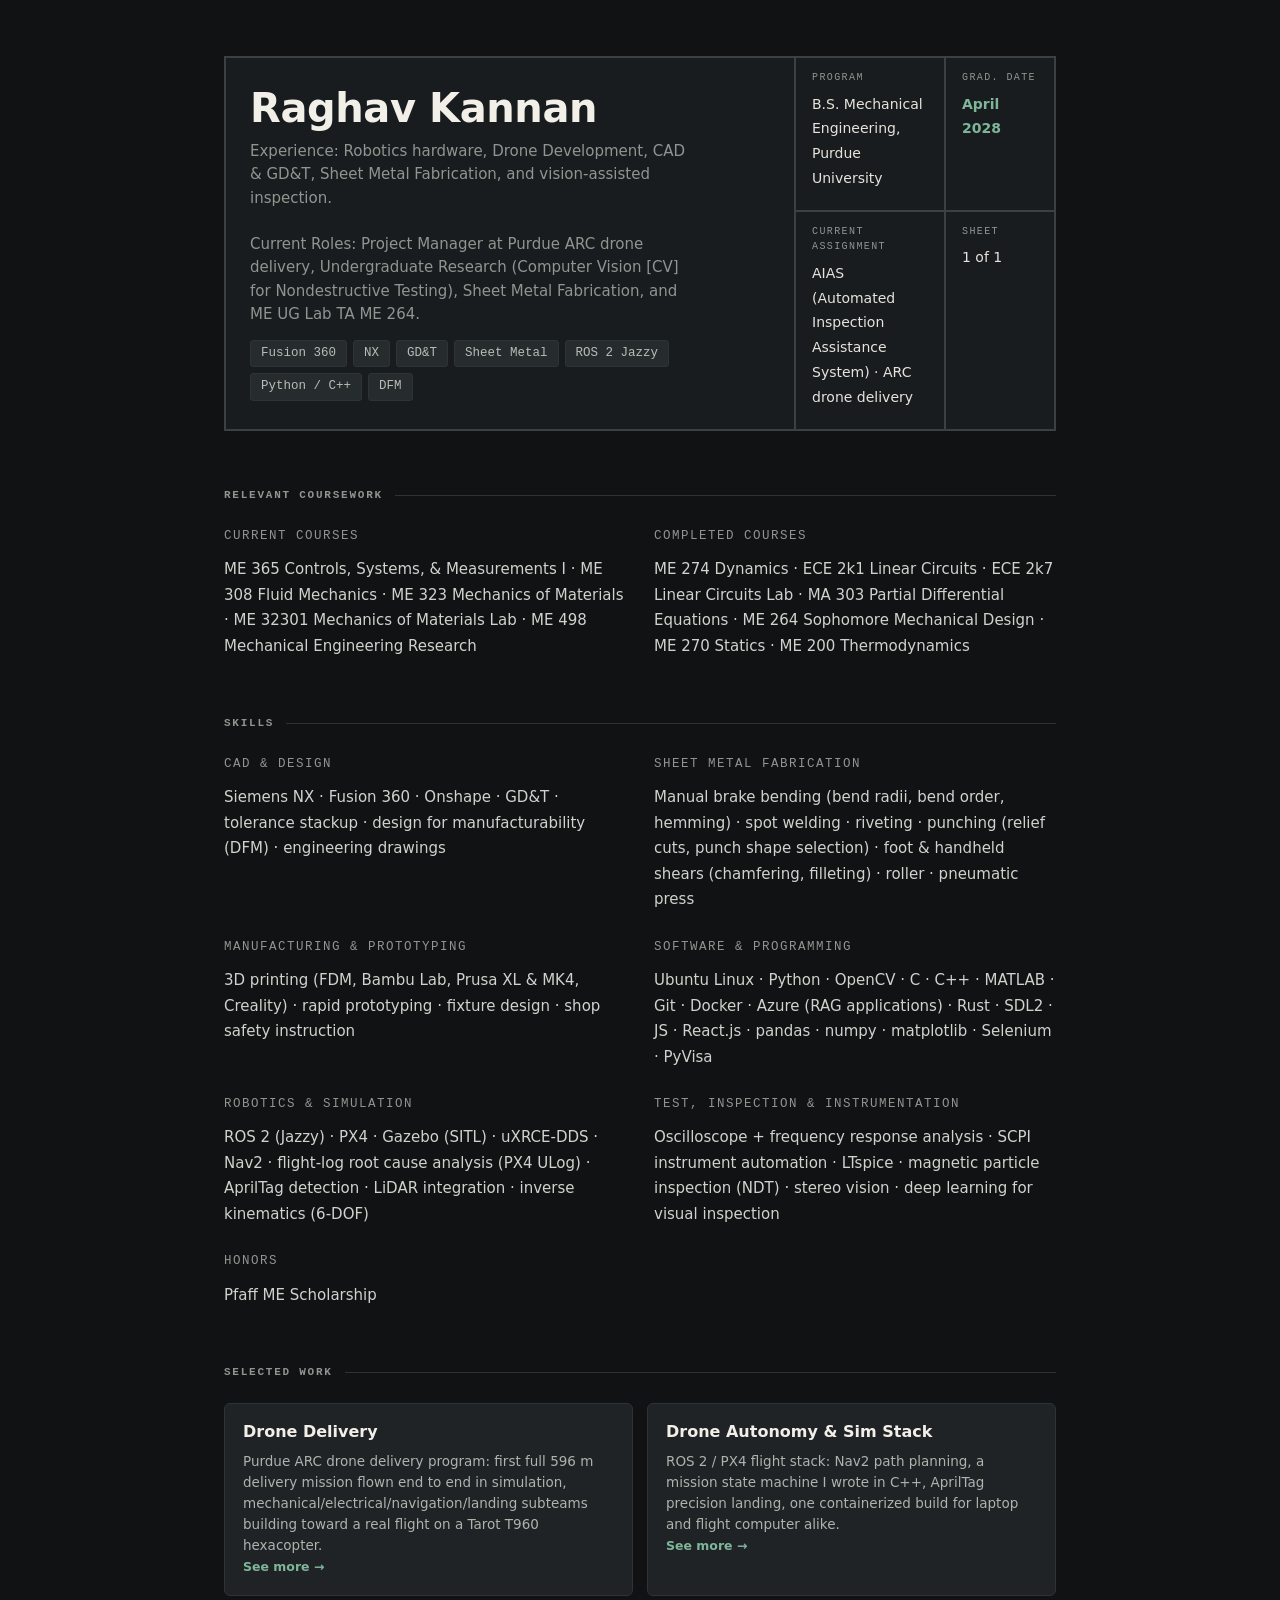
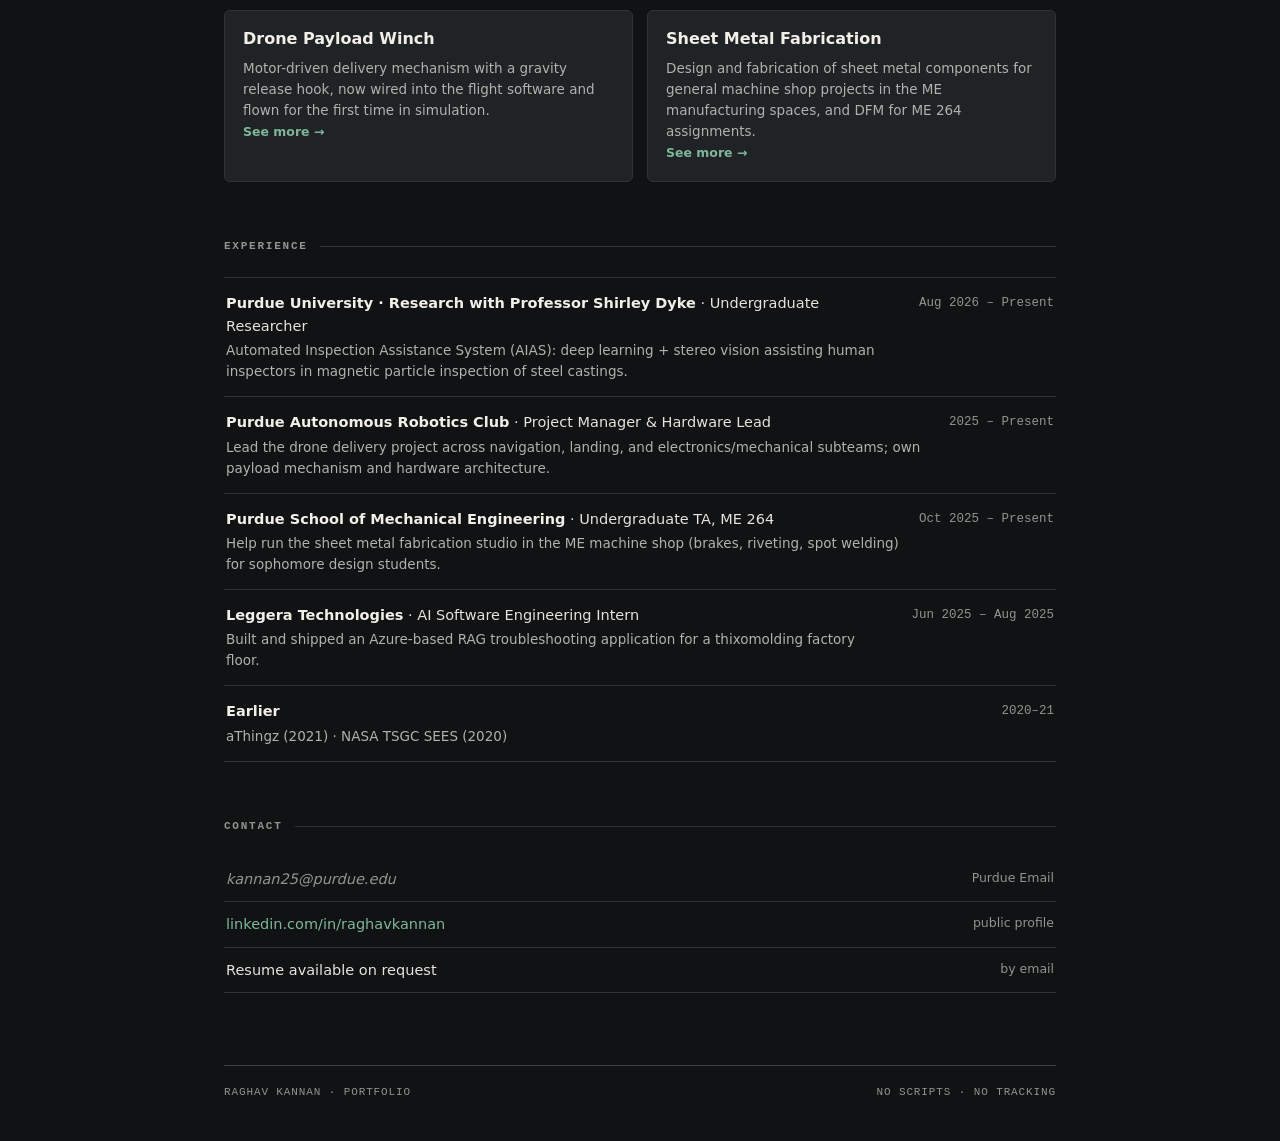
<file: index.html>
<!DOCTYPE html>
<html lang="en">
<head>
<meta charset="UTF-8">
<meta name="viewport" content="width=device-width, initial-scale=1.0">
<meta http-equiv="Content-Security-Policy" content="default-src 'none'; style-src 'self' https://fonts.googleapis.com; font-src https://fonts.gstatic.com; img-src 'self'; base-uri 'none'; form-action 'none'">
<meta name="description" content="Raghav Kannan: Mechanical Engineering student at Purdue. Robotics hardware, CAD/GD&T, sheet metal fabrication, and vision-assisted inspection.">
<meta name="color-scheme" content="dark">
<title>Raghav Kannan · Engineering Portfolio</title>
<link rel="preconnect" href="https://fonts.googleapis.com">
<link rel="preconnect" href="https://fonts.gstatic.com" crossorigin>
<link href="https://fonts.googleapis.com/css2?family=Archivo:wght@400;600;700&family=IBM+Plex+Mono:wght@400;500;600&display=swap" rel="stylesheet">
<link rel="stylesheet" href="assets/style.css">
</head>
<body>
<div class="wrap">

  <!-- Hero: engineering-drawing title block -->
  <header class="titleblock" aria-label="Introduction">
    <div class="tb-grid">
      <div class="tb-cell tb-name">
        <h1>Raghav Kannan</h1>
        <p class="role">Experience: Robotics hardware, Drone Development, CAD &amp; GD&amp;T, Sheet Metal Fabrication, and vision-assisted inspection.</p>
        <p class="role role-gap">Current Roles: Project Manager at Purdue ARC drone delivery, Undergraduate Research (Computer Vision [CV] for Nondestructive Testing), Sheet Metal Fabrication, and ME UG Lab TA ME 264.</p>
        <div class="tags">
          <span class="tag">Fusion 360</span><span class="tag">NX</span><span class="tag">GD&amp;T</span>
          <span class="tag">Sheet Metal</span><span class="tag">ROS 2 Jazzy</span><span class="tag">Python / C++</span><span class="tag">DFM</span>
        </div>
      </div>
      <div class="tb-cell">
        <span class="tb-label">Program</span>
        <span class="tb-value">B.S. Mechanical Engineering, Purdue University</span>
      </div>
      <div class="tb-cell">
        <span class="tb-label">Grad. Date</span>
        <span class="tb-value accent">April 2028</span>
      </div>
      <div class="tb-cell">
        <span class="tb-label">Current assignment</span>
        <span class="tb-value">AIAS (Automated Inspection Assistance System) · ARC drone delivery</span>
      </div>
      <div class="tb-cell">
        <span class="tb-label">Sheet</span>
        <span class="tb-value">1 of 1</span>
      </div>
    </div>
  </header>

  <!-- Relevant Coursework -->
  <section aria-labelledby="cw-h">
    <h2 class="eyebrow" id="cw-h">Relevant Coursework</h2>
    <div class="skills skills-lg">
      <div>
        <h4>Current Courses</h4>
        ME 365 Controls, Systems, &amp; Measurements I · ME 308 Fluid Mechanics · ME 323 Mechanics of Materials · ME 32301 Mechanics of Materials Lab · ME 498 Mechanical Engineering Research
      </div>
      <div>
        <h4>Completed Courses</h4>
        ME 274 Dynamics · ECE 2k1 Linear Circuits · ECE 2k7 Linear Circuits Lab · MA 303 Partial Differential Equations · ME 264 Sophomore Mechanical Design · ME 270 Statics · ME 200 Thermodynamics
      </div>
    </div>
  </section>

  <!-- Skills -->
  <section aria-labelledby="sk-h">
    <h2 class="eyebrow" id="sk-h">Skills</h2>
    <div class="skills skills-lg">
      <div>
        <h4>CAD &amp; design</h4>
        Siemens NX · Fusion 360 · Onshape · GD&amp;T · tolerance stackup · design for manufacturability (DFM) · engineering drawings
      </div>
      <div>
        <h4>Sheet metal fabrication</h4>
        Manual brake bending (bend radii, bend order, hemming) · spot welding · riveting · punching (relief cuts, punch shape selection) · foot &amp; handheld shears (chamfering, filleting) · roller · pneumatic press
      </div>
      <div>
        <h4>Manufacturing &amp; prototyping</h4>
        3D printing (FDM, Bambu Lab, Prusa XL &amp; MK4, Creality) · rapid prototyping · fixture design · shop safety instruction
      </div>
      <div>
        <h4>Software &amp; programming</h4>
        Ubuntu Linux · Python · OpenCV · C · C++ · MATLAB · Git · Docker · Azure (RAG applications) · Rust · SDL2 · JS · React.js · pandas · numpy · matplotlib · Selenium · PyVisa
      </div>
      <div>
        <h4>Robotics &amp; simulation</h4>
        ROS 2 (Jazzy) · PX4 · Gazebo (SITL) · uXRCE-DDS · Nav2 · flight-log root cause analysis (PX4 ULog) · AprilTag detection · LiDAR integration · inverse kinematics (6-DOF)
      </div>
      <div>
        <h4>Test, inspection &amp; instrumentation</h4>
        Oscilloscope + frequency response analysis · SCPI instrument automation · LTspice · magnetic particle inspection (NDT) · stereo vision · deep learning for visual inspection
      </div>
      <div>
        <h4>Honors</h4>
        Pfaff ME Scholarship
      </div>
    </div>
  </section>

  <!-- Selected work -->
  <section aria-labelledby="work">
    <h2 class="eyebrow" id="work">Selected work</h2>
    <div class="cards">
      <a class="card" href="projects/drone-delivery.html">
        <h3>Drone Delivery</h3>
        <p>Purdue ARC drone delivery program: first full 596 m delivery mission flown end to end in simulation, mechanical/electrical/navigation/landing subteams building toward a real flight on a Tarot T960 hexacopter.</p>
        <span class="metric">See more →</span>
      </a>
      <a class="card" href="projects/autonomy-stack.html">
        <h3>Drone Autonomy &amp; Sim Stack</h3>
        <p>ROS 2 / PX4 flight stack: Nav2 path planning, a mission state machine I wrote in C++, AprilTag precision landing, one containerized build for laptop and flight computer alike.</p>
        <span class="metric">See more →</span>
      </a>
      <a class="card" href="projects/payload-winch.html">
        <h3>Drone Payload Winch</h3>
        <p>Motor-driven delivery mechanism with a gravity release hook, now wired into the flight software and flown for the first time in simulation.</p>
        <span class="metric">See more →</span>
      </a>
      <a class="card" href="projects/sheet-metal.html">
        <h3>Sheet Metal Fabrication</h3>
        <p>Design and fabrication of sheet metal components for general machine shop projects in the ME manufacturing spaces, and DFM for ME 264 assignments.</p>
        <span class="metric">See more →</span>
      </a>
    </div>
  </section>

  <!-- Experience -->
  <section aria-labelledby="xp-h">
    <h2 class="eyebrow" id="xp-h">Experience</h2>
    <div class="xp">
      <div class="xp-row">
        <div>
          <b>Purdue University · Research with Professor Shirley Dyke</b> · Undergraduate Researcher
          <div class="desc">Automated Inspection Assistance System (AIAS): deep learning + stereo vision assisting human inspectors in magnetic particle inspection of steel castings.</div>
        </div>
        <span class="when">Aug 2026 – Present</span>
      </div>
      <div class="xp-row">
        <div>
          <b>Purdue Autonomous Robotics Club</b> · Project Manager &amp; Hardware Lead
          <div class="desc">Lead the drone delivery project across navigation, landing, and electronics/mechanical subteams; own payload mechanism and hardware architecture.</div>
        </div>
        <span class="when">2025 – Present</span>
      </div>
      <div class="xp-row">
        <div>
          <b>Purdue School of Mechanical Engineering</b> · Undergraduate TA, ME 264
          <div class="desc">Help run the sheet metal fabrication studio in the ME machine shop (brakes, riveting, spot welding) for sophomore design students.</div>
        </div>
        <span class="when">Oct 2025 – Present</span>
      </div>
      <div class="xp-row">
        <div>
          <b>Leggera Technologies</b> · AI Software Engineering Intern
          <div class="desc">Built and shipped an Azure-based RAG troubleshooting application for a thixomolding factory floor.</div>
        </div>
        <span class="when">Jun 2025 – Aug 2025</span>
      </div>
      <div class="xp-row">
        <div>
          <b>Earlier</b>
          <div class="desc">aThingz (2021) · NASA TSGC SEES (2020)</div>
        </div>
        <span class="when">2020–21</span>
      </div>
    </div>
  </section>

  <!-- Contact -->
  <section aria-labelledby="ct-h">
    <h2 class="eyebrow" id="ct-h">Contact</h2>
    <ul class="contact-list">
      <li><a href="mailto:kannan25@purdue.edu" rel="noopener noreferrer"><span class="placeholder">kannan25@purdue.edu</span></a><span class="note">Purdue Email</span></li>
      <li><a href="https://www.linkedin.com/in/raghavkannan" rel="noopener noreferrer">linkedin.com/in/raghavkannan</a><span class="note">public profile</span></li>
      <li><span>Resume available on request</span><span class="note">by email</span></li>
    </ul>
  </section>

  <footer>
    <span>RAGHAV KANNAN · PORTFOLIO</span>
    <span>NO SCRIPTS  ·  NO TRACKING</span>
  </footer>

</div>
</body>
</html>
</file>
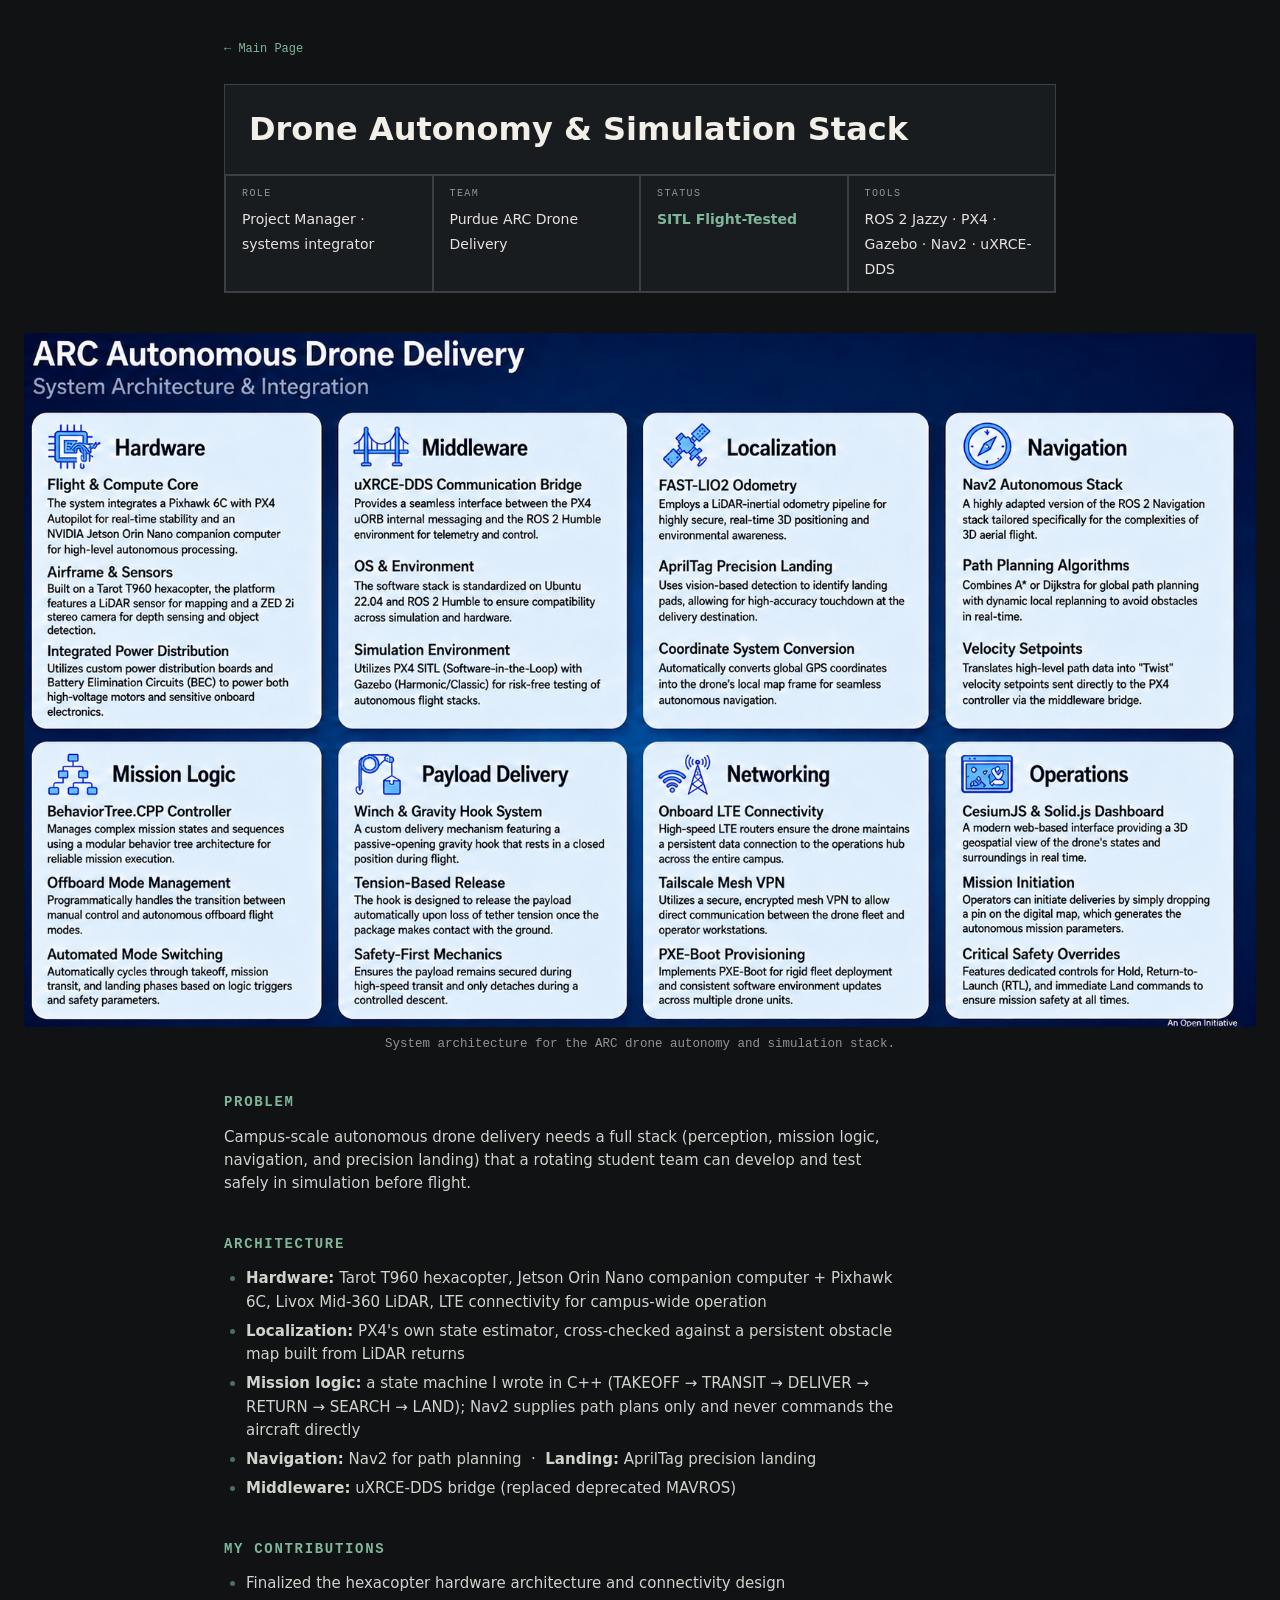
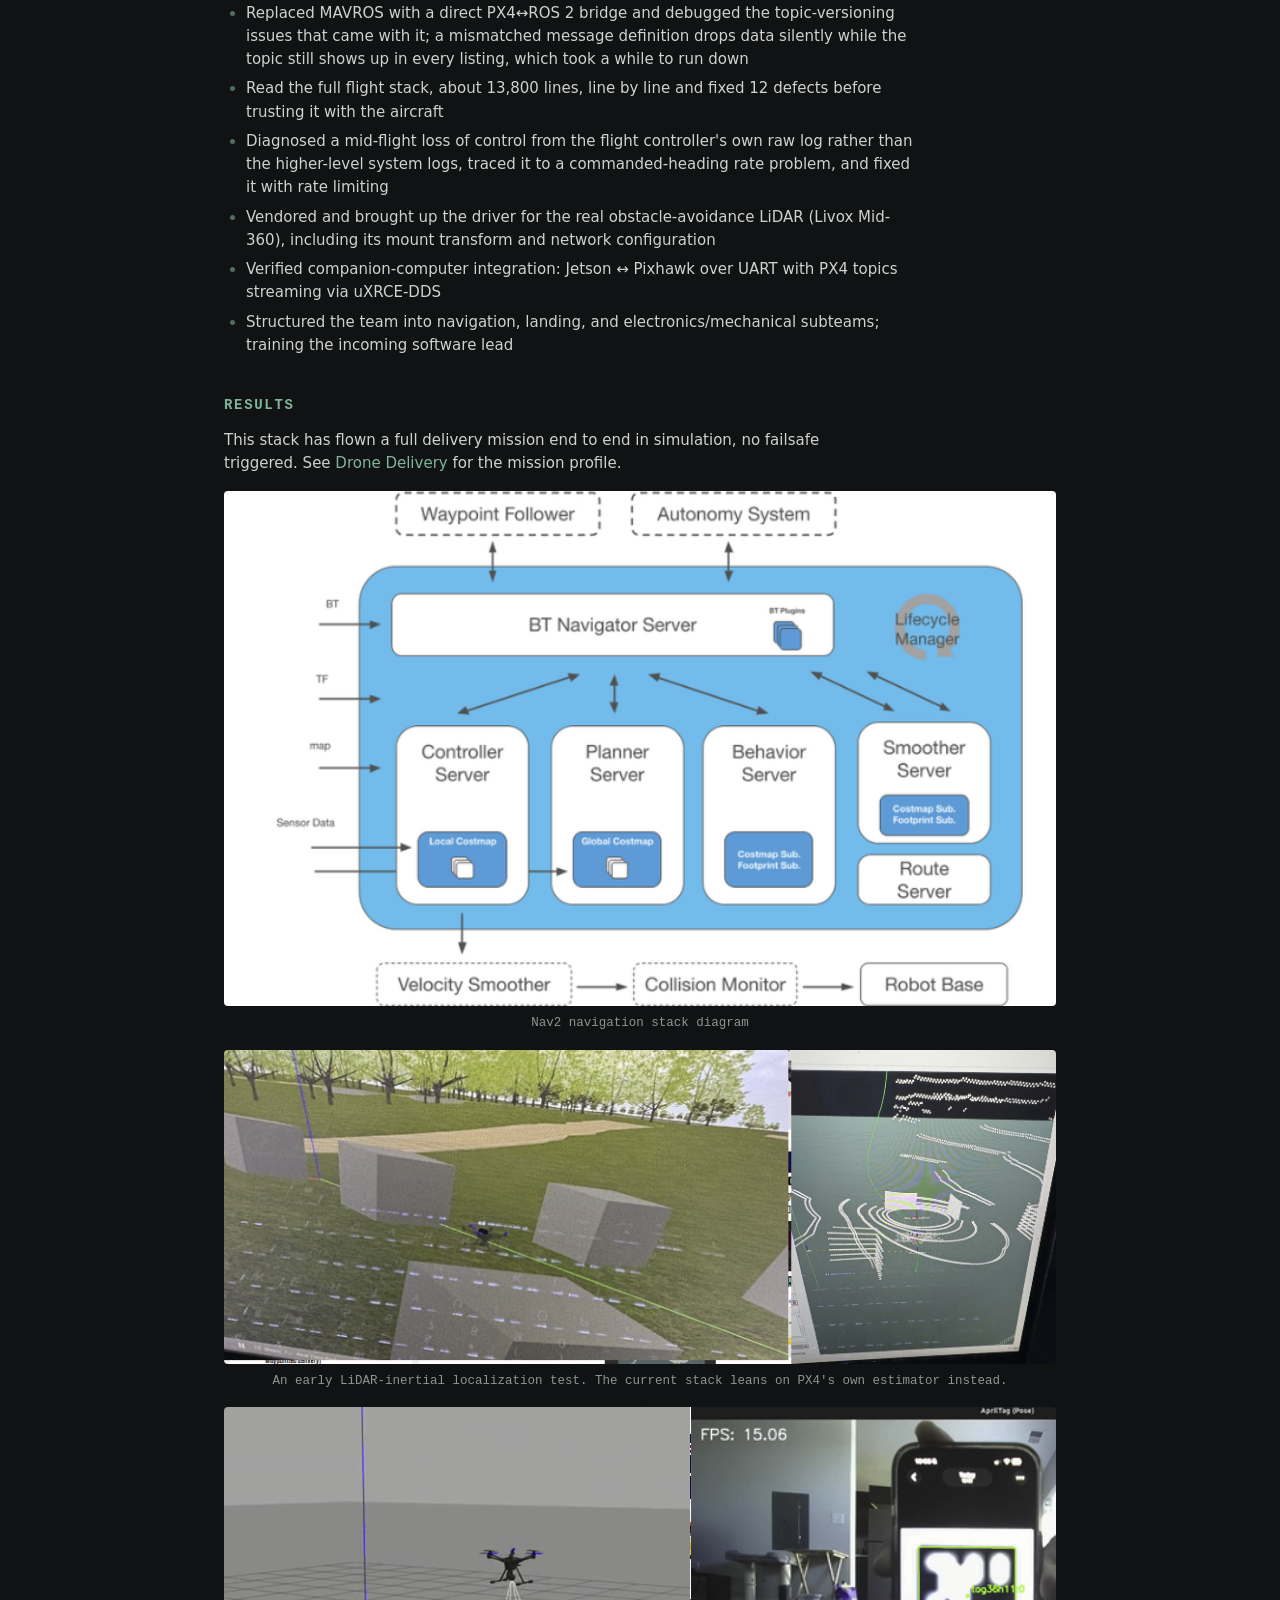
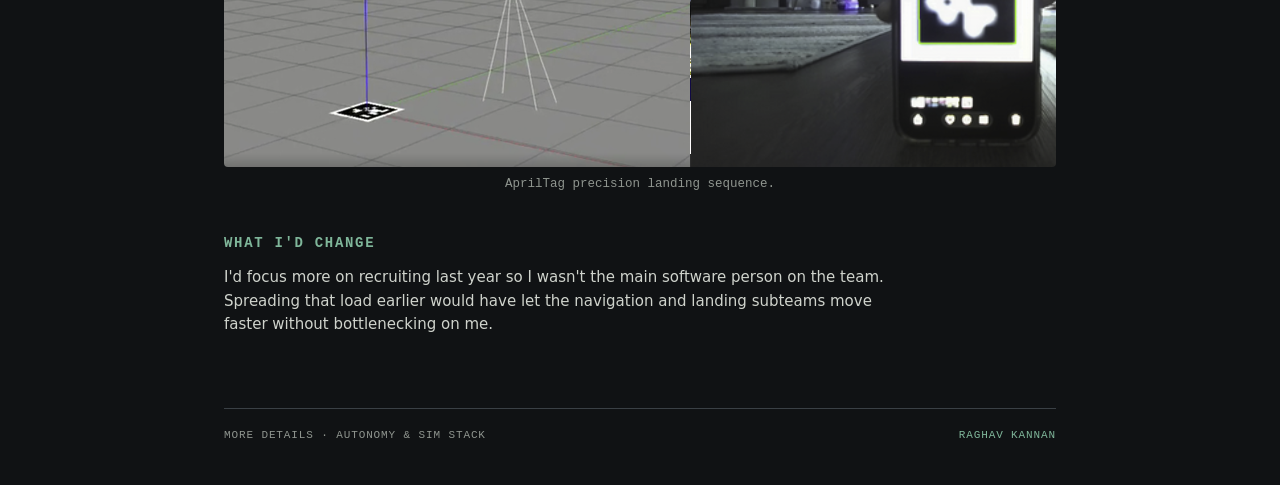
<file: projects/autonomy-stack.html>
<!DOCTYPE html>
<html lang="en">
<head>
<meta charset="UTF-8">
<meta name="viewport" content="width=device-width, initial-scale=1.0">
<meta http-equiv="Content-Security-Policy" content="default-src 'none'; style-src 'self' https://fonts.googleapis.com; font-src https://fonts.gstatic.com; img-src 'self'; base-uri 'none'; form-action 'none'">
<meta name="description" content="More details: ROS 2 / PX4 drone autonomy and simulation stack: Nav2 path planning, a custom mission state machine, AprilTag precision landing.">
<meta name="color-scheme" content="dark">
<title>Drone Autonomy &amp; Sim Stack · Raghav Kannan</title>
<link rel="preconnect" href="https://fonts.googleapis.com">
<link rel="preconnect" href="https://fonts.gstatic.com" crossorigin>
<link href="https://fonts.googleapis.com/css2?family=Archivo:wght@400;600;700&family=IBM+Plex+Mono:wght@400;500;600&display=swap" rel="stylesheet">
<link rel="stylesheet" href="../assets/style.css">
</head>
<body>
<div class="wrap">
  <a class="backlink" href="../index.html">← Main Page</a>

  <header class="proj-head">
    <div class="proj-head-inner">
      <h1>Drone Autonomy &amp; Simulation Stack</h1>
    </div>
    <div class="proj-meta">
      <div><span class="tb-label">Role</span><span class="tb-value">Project Manager · systems integrator</span></div>
      <div><span class="tb-label">Team</span><span class="tb-value">Purdue ARC Drone Delivery</span></div>
      <div><span class="tb-label">Status</span><span class="tb-value accent">SITL Flight-Tested</span></div>
      <div><span class="tb-label">Tools</span><span class="tb-value">ROS 2 Jazzy · PX4 · Gazebo · Nav2 · uXRCE-DDS</span></div>
    </div>
  </header>

  <article>
    <figure class="figure-slot figure-photo figure-photo-lg">
      <img src="../photos_docs/arc-architecture.png" alt="ARC drone autonomy system architecture diagram">
      <figcaption>System architecture for the ARC drone autonomy and simulation stack.</figcaption>
    </figure>

    <h2>Problem</h2>
    <p>Campus-scale autonomous drone delivery needs a full stack (perception, mission logic, navigation, and precision landing) that a rotating student team can develop and test safely in simulation before flight.</p>

    <h2>Architecture</h2>
    <ul>
      <li><strong>Hardware:</strong> Tarot T960 hexacopter, Jetson Orin Nano companion computer + Pixhawk 6C, Livox Mid-360 LiDAR, LTE connectivity for campus-wide operation</li>
      <li><strong>Localization:</strong> PX4's own state estimator, cross-checked against a persistent obstacle map built from LiDAR returns</li>
      <li><strong>Mission logic:</strong> a state machine I wrote in C++ (TAKEOFF → TRANSIT → DELIVER → RETURN → SEARCH → LAND); Nav2 supplies path plans only and never commands the aircraft directly</li>
      <li><strong>Navigation:</strong> Nav2 for path planning &nbsp;·&nbsp; <strong>Landing:</strong> AprilTag precision landing</li>
      <li><strong>Middleware:</strong> uXRCE-DDS bridge (replaced deprecated MAVROS)</li>
    </ul>

    <h2>My contributions</h2>
    <ul>
      <li>Finalized the hexacopter hardware architecture and connectivity design</li>
      <li>Replaced MAVROS with a direct PX4↔ROS 2 bridge and debugged the topic-versioning issues that came with it; a mismatched message definition drops data silently while the topic still shows up in every listing, which took a while to run down</li>
      <li>Read the full flight stack, about 13,800 lines, line by line and fixed 12 defects before trusting it with the aircraft</li>
      <li>Diagnosed a mid-flight loss of control from the flight controller's own raw log rather than the higher-level system logs, traced it to a commanded-heading rate problem, and fixed it with rate limiting</li>
      <li>Vendored and brought up the driver for the real obstacle-avoidance LiDAR (Livox Mid-360), including its mount transform and network configuration</li>
      <li>Verified companion-computer integration: Jetson ↔ Pixhawk over UART with PX4 topics streaming via uXRCE-DDS</li>
      <li>Structured the team into navigation, landing, and electronics/mechanical subteams; training the incoming software lead</li>
    </ul>

    <h2>Results</h2>
    <p>This stack has flown a full delivery mission end to end in simulation, no failsafe triggered. See <a href="drone-delivery.html">Drone Delivery</a> for the mission profile.</p>

    <figure class="figure-slot figure-photo">
      <img src="../photos_docs/navigation.png" alt="Nav2 navigation stack running in simulation">
      <figcaption>Nav2 navigation stack diagram</figcaption>
    </figure>

    <figure class="figure-slot figure-photo">
      <img src="../photos_docs/LIO.png" alt="Early LiDAR-inertial odometry test">
      <figcaption>An early LiDAR-inertial localization test. The current stack leans on PX4's own estimator instead.</figcaption>
    </figure>

    <figure class="figure-slot figure-photo">
      <img src="../photos_docs/landing.png" alt="AprilTag precision landing sequence in simulation">
      <figcaption>AprilTag precision landing sequence.</figcaption>
    </figure>

    <h2>What I'd change</h2>
    <p>I'd focus more on recruiting last year so I wasn't the main software person on the team. Spreading that load earlier would have let the navigation and landing subteams move faster without bottlenecking on me.</p>
  </article>

  <footer>
    <span>MORE DETAILS · AUTONOMY &amp; SIM STACK</span>
    <span><a href="../index.html">RAGHAV KANNAN</a></span>
  </footer>
</div>
</body>
</html>
</file>
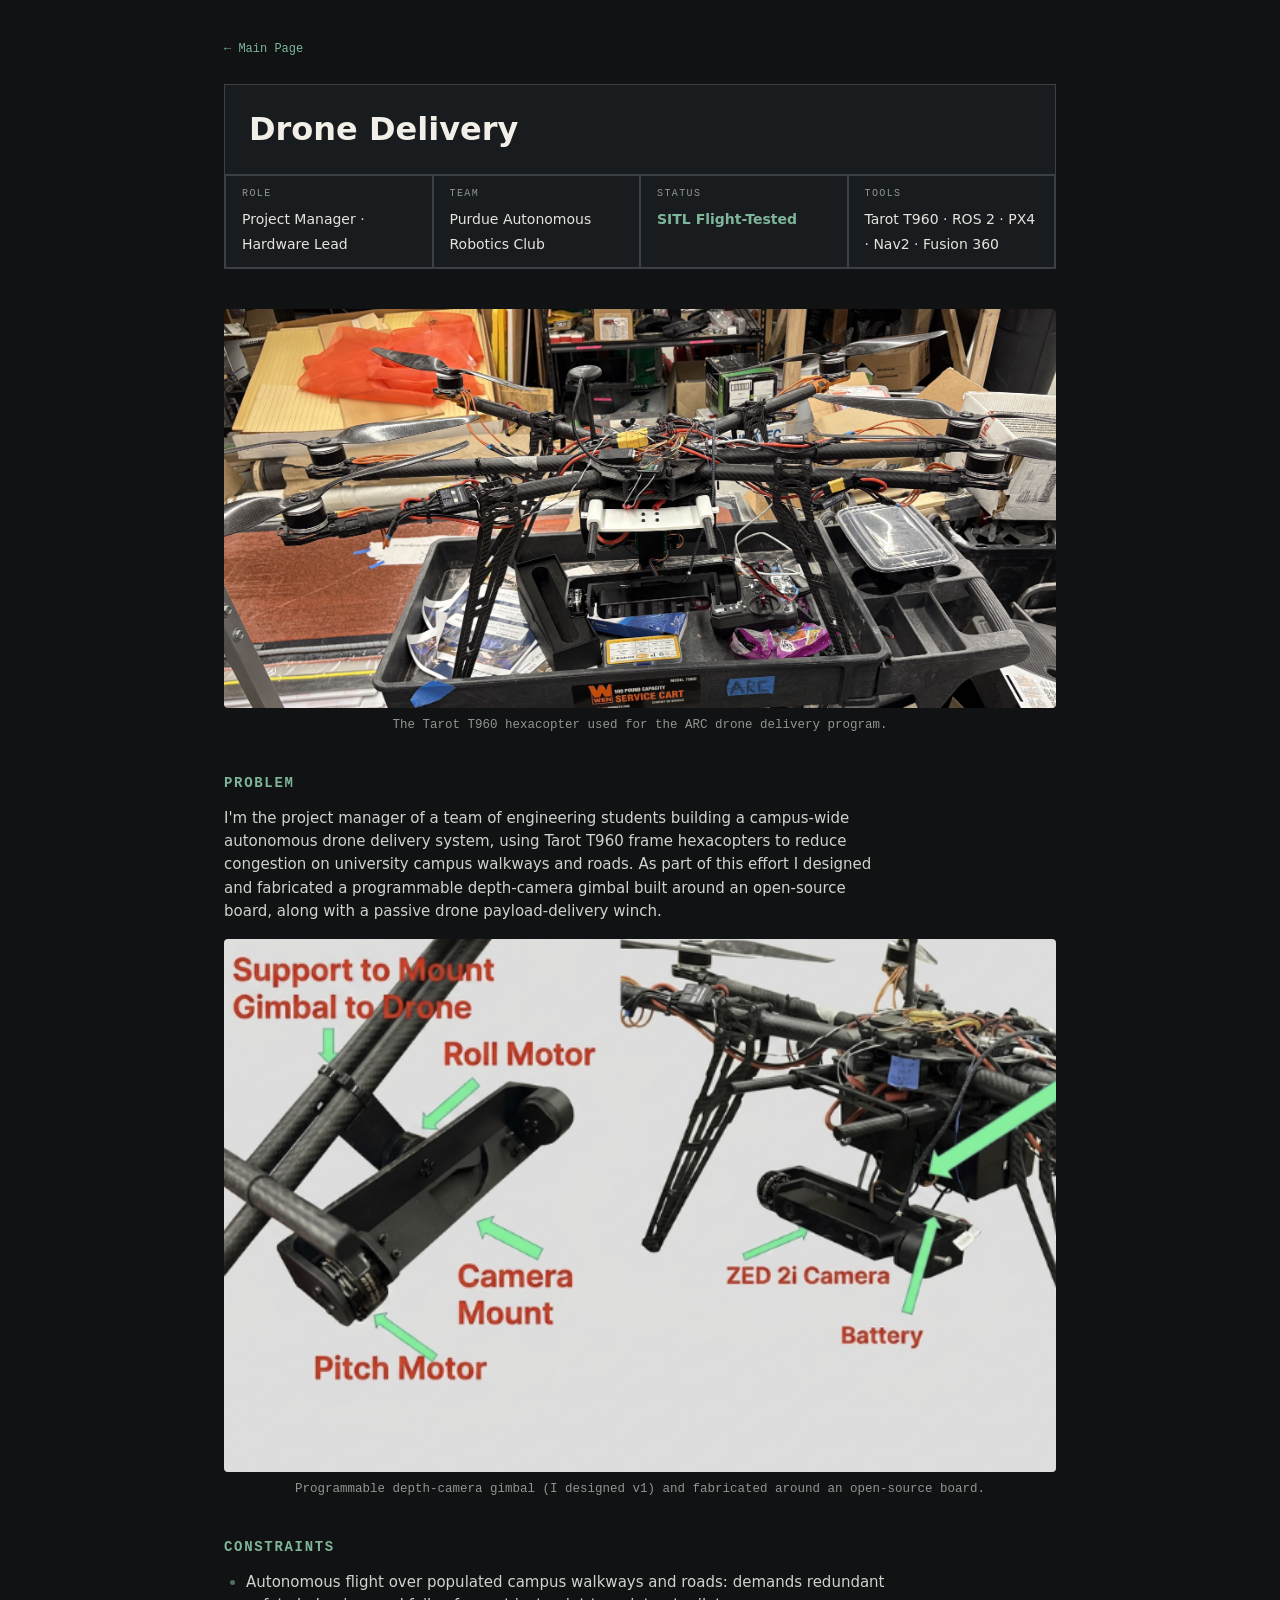
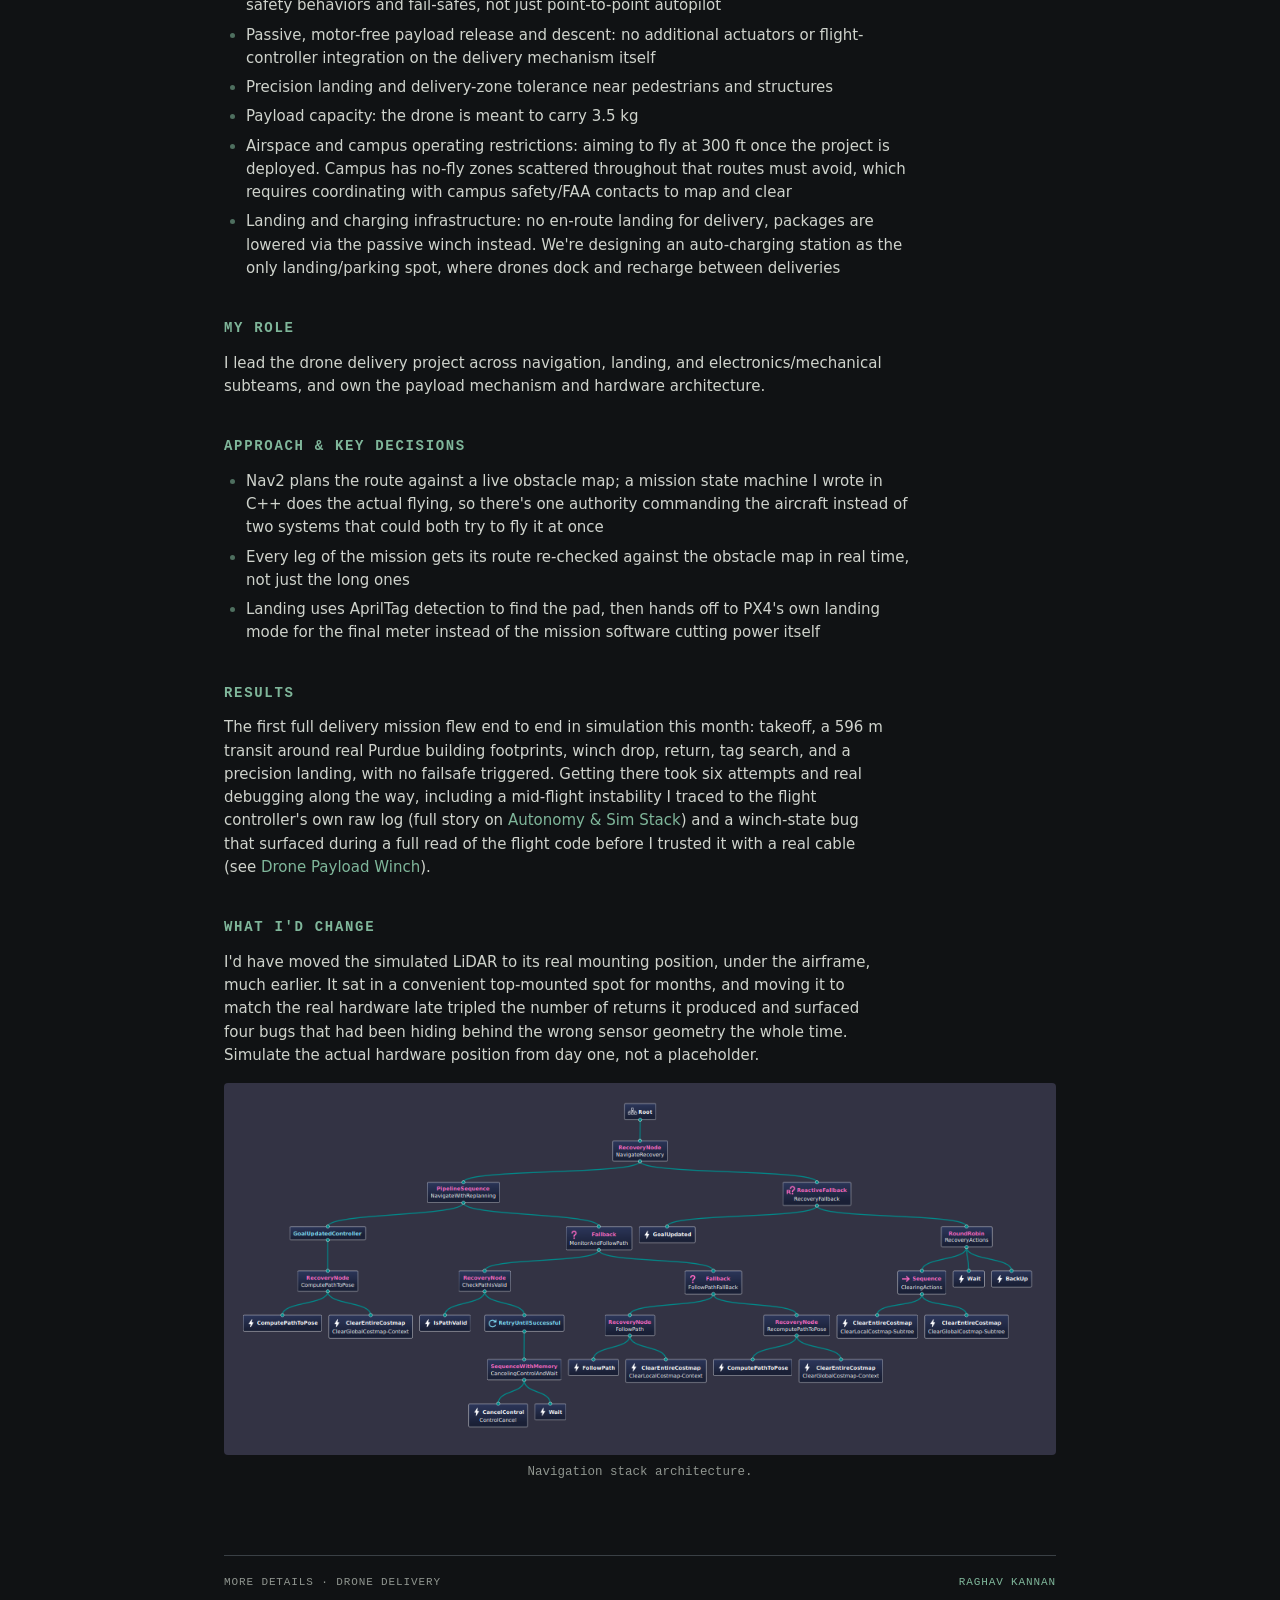
<file: projects/drone-delivery.html>
<!DOCTYPE html>
<html lang="en">
<head>
<meta charset="UTF-8">
<meta name="viewport" content="width=device-width, initial-scale=1.0">
<meta http-equiv="Content-Security-Policy" content="default-src 'none'; style-src 'self' https://fonts.googleapis.com; font-src https://fonts.gstatic.com; img-src 'self'; base-uri 'none'; form-action 'none'">
<meta name="description" content="More details: Purdue ARC drone delivery program, project management and hardware architecture.">
<meta name="color-scheme" content="dark">
<title>Drone Delivery · Raghav Kannan</title>
<link rel="preconnect" href="https://fonts.googleapis.com">
<link rel="preconnect" href="https://fonts.gstatic.com" crossorigin>
<link href="https://fonts.googleapis.com/css2?family=Archivo:wght@400;600;700&family=IBM+Plex+Mono:wght@400;500;600&display=swap" rel="stylesheet">
<link rel="stylesheet" href="../assets/style.css">
</head>
<body>
<div class="wrap">
  <a class="backlink" href="../index.html">← Main Page</a>

  <header class="proj-head">
    <div class="proj-head-inner">
      <h1>Drone Delivery</h1>
    </div>
    <div class="proj-meta">
      <div><span class="tb-label">Role</span><span class="tb-value">Project Manager · Hardware Lead</span></div>
      <div><span class="tb-label">Team</span><span class="tb-value">Purdue Autonomous Robotics Club</span></div>
      <div><span class="tb-label">Status</span><span class="tb-value accent">SITL Flight-Tested</span></div>
      <div><span class="tb-label">Tools</span><span class="tb-value">Tarot T960 · ROS 2 · PX4 · Nav2 · Fusion 360</span></div>
    </div>
  </header>

  <article>
    <figure class="figure-slot figure-photo">
      <img src="../photos_docs/drone.jpg" alt="Tarot T960 hexacopter used for the ARC drone delivery program">
      <figcaption>The Tarot T960 hexacopter used for the ARC drone delivery program.</figcaption>
    </figure>

    <h2>Problem</h2>
    <p>I'm the project manager of a team of engineering students building a campus-wide autonomous drone delivery system, using Tarot T960 frame hexacopters to reduce congestion on university campus walkways and roads. As part of this effort I designed and fabricated a programmable depth-camera gimbal built around an open-source board, along with a passive drone payload-delivery winch.</p>

    <figure class="figure-slot figure-photo">
      <img src="../photos_docs/gimbal.png" alt="Programmable depth-camera gimbal designed for the ARC drone delivery program">
      <figcaption>Programmable depth-camera gimbal (I designed v1) and fabricated around an open-source board.</figcaption>
    </figure>

    <h2>Constraints</h2>
    <ul>
      <li>Autonomous flight over populated campus walkways and roads: demands redundant safety behaviors and fail-safes, not just point-to-point autopilot</li>
      <li>Passive, motor-free payload release and descent: no additional actuators or flight-controller integration on the delivery mechanism itself</li>
      <li>Precision landing and delivery-zone tolerance near pedestrians and structures</li>
      <li>Payload capacity: the drone is meant to carry 3.5 kg</li>
      <li>Airspace and campus operating restrictions: aiming to fly at 300 ft once the project is deployed. Campus has no-fly zones scattered throughout that routes must avoid, which requires coordinating with campus safety/FAA contacts to map and clear</li>
      <li>Landing and charging infrastructure: no en-route landing for delivery, packages are lowered via the passive winch instead. We're designing an auto-charging station as the only landing/parking spot, where drones dock and recharge between deliveries</li>
    </ul>

    <h2>My role</h2>
    <p>I lead the drone delivery project across navigation, landing, and electronics/mechanical subteams, and own the payload mechanism and hardware architecture.</p>

    <h2>Approach &amp; key decisions</h2>
    <ul>
      <li>Nav2 plans the route against a live obstacle map; a mission state machine I wrote in C++ does the actual flying, so there's one authority commanding the aircraft instead of two systems that could both try to fly it at once</li>
      <li>Every leg of the mission gets its route re-checked against the obstacle map in real time, not just the long ones</li>
      <li>Landing uses AprilTag detection to find the pad, then hands off to PX4's own landing mode for the final meter instead of the mission software cutting power itself</li>
    </ul>

    <h2>Results</h2>
    <p>The first full delivery mission flew end to end in simulation this month: takeoff, a 596 m transit around real Purdue building footprints, winch drop, return, tag search, and a precision landing, with no failsafe triggered. Getting there took six attempts and real debugging along the way, including a mid-flight instability I traced to the flight controller's own raw log (full story on <a href="autonomy-stack.html">Autonomy &amp; Sim Stack</a>) and a winch-state bug that surfaced during a full read of the flight code before I trusted it with a real cable (see <a href="payload-winch.html">Drone Payload Winch</a>).</p>

    <h2>What I'd change</h2>
    <p>I'd have moved the simulated LiDAR to its real mounting position, under the airframe, much earlier. It sat in a convenient top-mounted spot for months, and moving it to match the real hardware late tripled the number of returns it produced and surfaced four bugs that had been hiding behind the wrong sensor geometry the whole time. Simulate the actual hardware position from day one, not a placeholder.</p>

    <figure class="figure-slot figure-photo">
      <img src="../photos_docs/navigation_stack.png" alt="Navigation stack architecture diagram">
      <figcaption>Navigation stack architecture.</figcaption>
    </figure>

  </article>

  <footer>
    <span>MORE DETAILS · DRONE DELIVERY</span>
    <span><a href="../index.html">RAGHAV KANNAN</a></span>
  </footer>
</div>
</body>
</html>
</file>
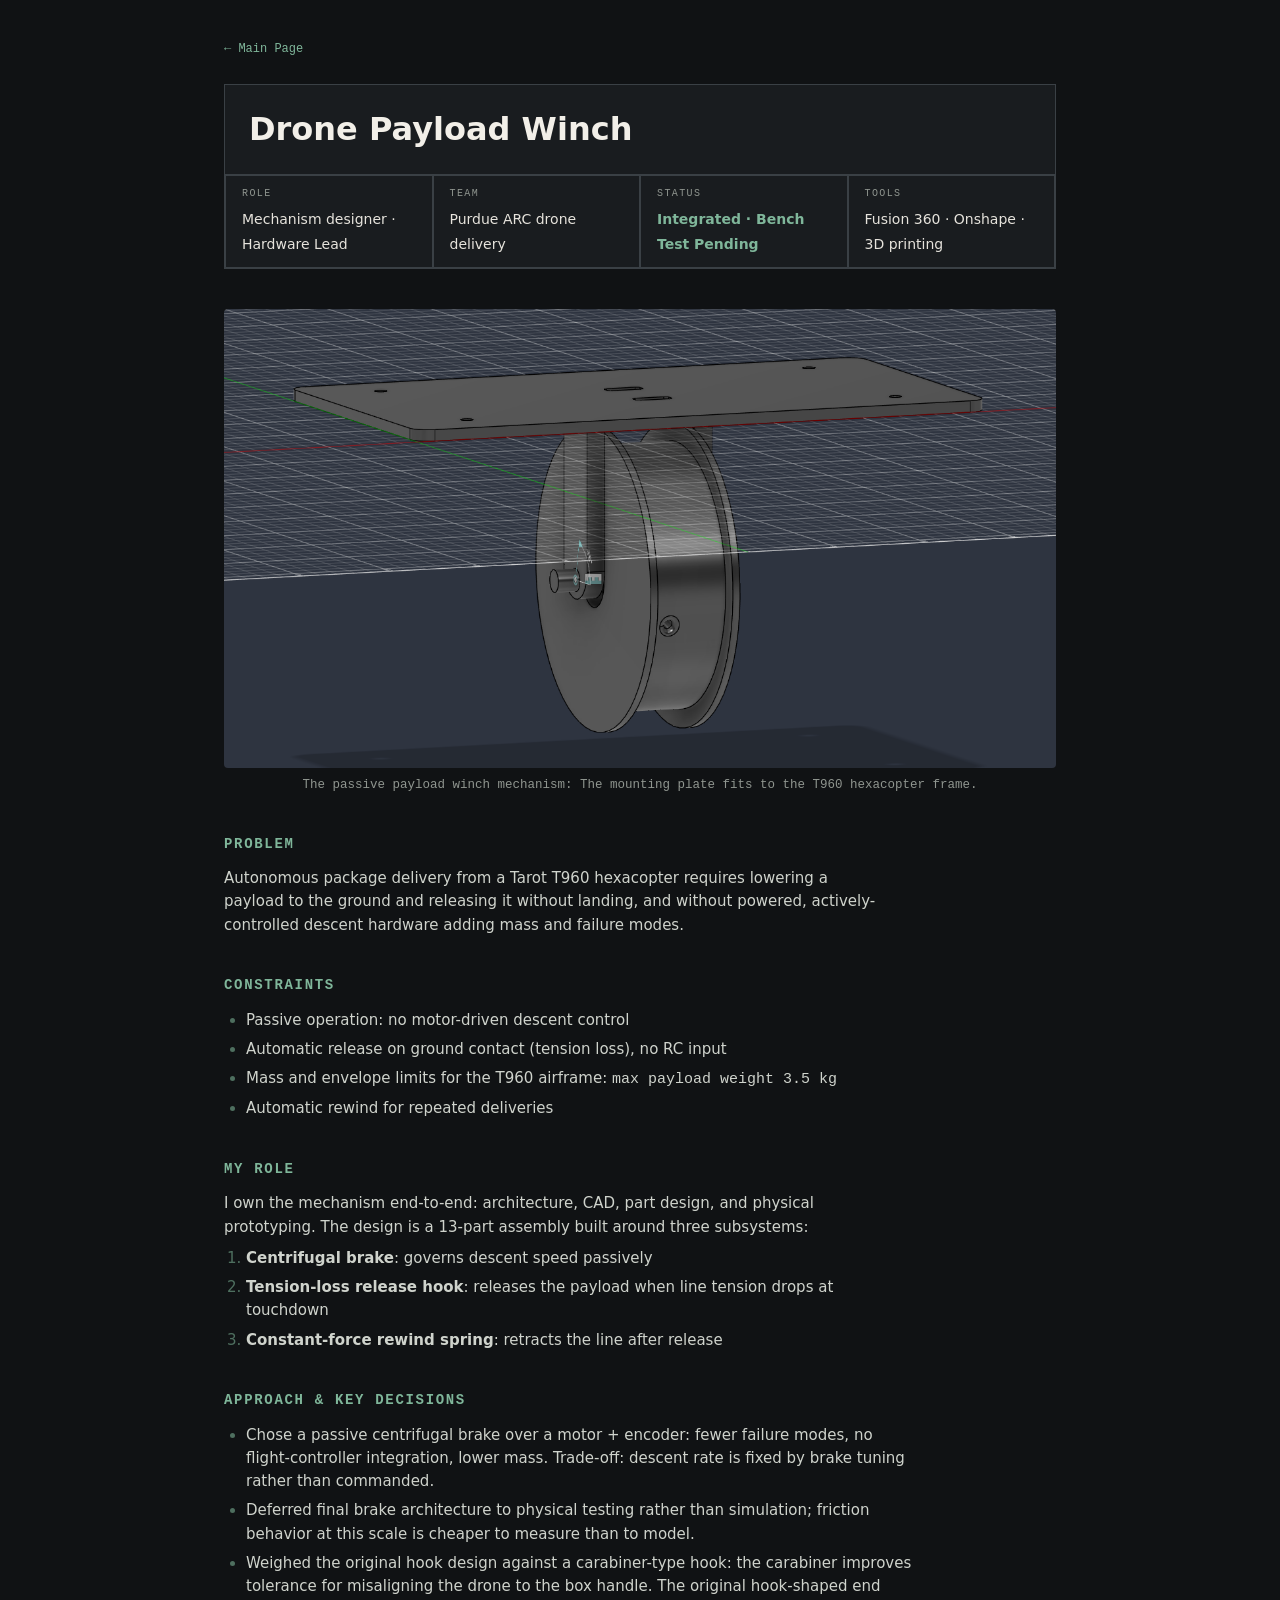
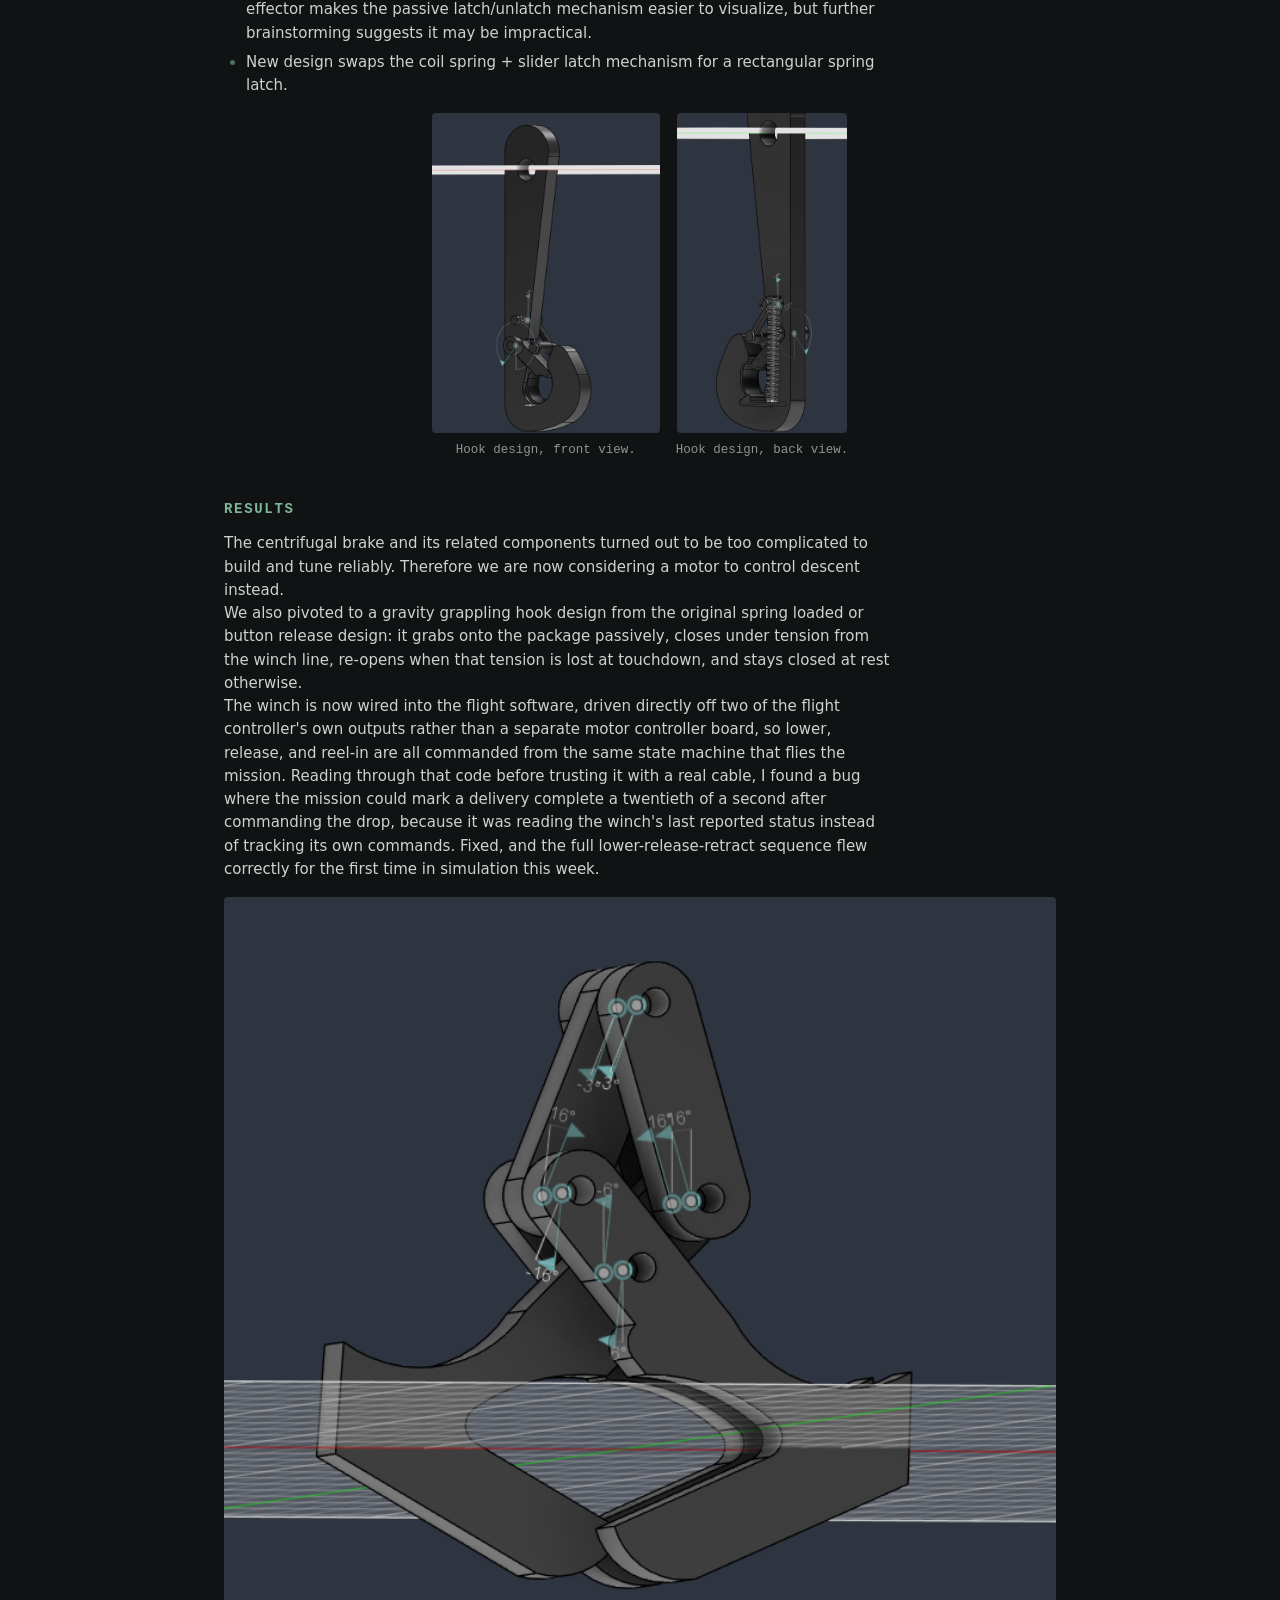
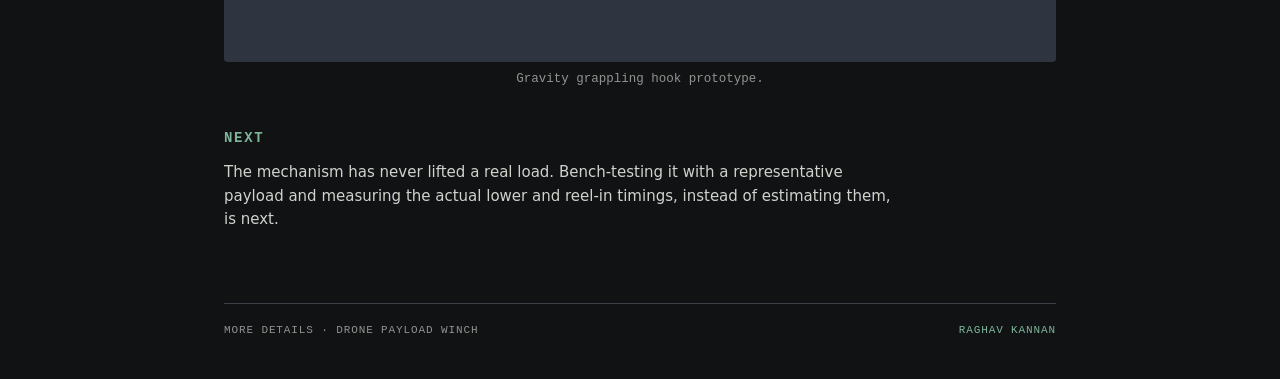
<file: projects/payload-winch.html>
<!DOCTYPE html>
<html lang="en">
<head>
<meta charset="UTF-8">
<meta name="viewport" content="width=device-width, initial-scale=1.0">
<meta http-equiv="Content-Security-Policy" content="default-src 'none'; style-src 'self' https://fonts.googleapis.com; font-src https://fonts.gstatic.com; img-src 'self'; base-uri 'none'; form-action 'none'">
<meta name="description" content="More details: passive drone payload winch: centrifugal brake, tension-loss release, constant-force rewind.">
<meta name="color-scheme" content="dark">
<title>Drone Payload Winch · Raghav Kannan</title>
<link rel="preconnect" href="https://fonts.googleapis.com">
<link rel="preconnect" href="https://fonts.gstatic.com" crossorigin>
<link href="https://fonts.googleapis.com/css2?family=Archivo:wght@400;600;700&family=IBM+Plex+Mono:wght@400;500;600&display=swap" rel="stylesheet">
<link rel="stylesheet" href="../assets/style.css">
</head>
<body>
<div class="wrap">
  <a class="backlink" href="../index.html">← Main Page</a>

  <header class="proj-head">
    <div class="proj-head-inner">
      <h1>Drone Payload Winch</h1>
    </div>
    <div class="proj-meta">
      <div><span class="tb-label">Role</span><span class="tb-value">Mechanism designer · Hardware Lead</span></div>
      <div><span class="tb-label">Team</span><span class="tb-value">Purdue ARC drone delivery</span></div>
      <div><span class="tb-label">Status</span><span class="tb-value accent">Integrated · Bench Test Pending</span></div>
      <div><span class="tb-label">Tools</span><span class="tb-value">Fusion 360 · Onshape · 3D printing</span></div>
    </div>
  </header>

  <article>
    <figure class="figure-slot figure-photo">
      <img src="../photos_docs/Winch.png" alt="Drone payload winch mechanism">
      <figcaption>The passive payload winch mechanism: The mounting plate fits to the T960 hexacopter frame.</figcaption>
    </figure>

    <h2>Problem</h2>
    <p>Autonomous package delivery from a Tarot T960 hexacopter requires lowering a payload to the ground and releasing it without landing, and without powered, actively-controlled descent hardware adding mass and failure modes.</p>

    <h2>Constraints</h2>
    <ul>
      <li>Passive operation: no motor-driven descent control</li>
      <li>Automatic release on ground contact (tension loss), no RC input</li>
      <li>Mass and envelope limits for the T960 airframe: <span class="mono">max payload weight 3.5 kg</span></li>
      <li>Automatic rewind for repeated deliveries</li>
    </ul>

    <h2>My role</h2>
    <p>I own the mechanism end-to-end: architecture, CAD, part design, and physical prototyping. The design is a 13-part assembly built around three subsystems:</p>
    <ol>
      <li><strong>Centrifugal brake</strong>: governs descent speed passively</li>
      <li><strong>Tension-loss release hook</strong>: releases the payload when line tension drops at touchdown</li>
      <li><strong>Constant-force rewind spring</strong>: retracts the line after release</li>
    </ol>

    <h2>Approach &amp; key decisions</h2>
    <ul>
      <li>Chose a passive centrifugal brake over a motor + encoder: fewer failure modes, no flight-controller integration, lower mass. Trade-off: descent rate is fixed by brake tuning rather than commanded.</li>
      <li>Deferred final brake architecture to physical testing rather than simulation; friction behavior at this scale is cheaper to measure than to model.</li>
      <li>Weighed the original hook design against a carabiner-type hook: the carabiner improves tolerance for misaligning the drone to the box handle. The original hook-shaped end effector makes the passive latch/unlatch mechanism easier to visualize, but further brainstorming suggests it may be impractical.</li>
      <li>New design swaps the coil spring + slider latch mechanism for a rectangular spring latch.</li>
    </ul>
    <div class="figure-pair">
      <figure class="figure-pair-item">
        <img src="../photos_docs/hook1_front.png" alt="Hook design, front view">
        <figcaption>Hook design, front view.</figcaption>
      </figure>
      <figure class="figure-pair-item">
        <img src="../photos_docs/hook1_back.png" alt="Hook design, back view">
        <figcaption>Hook design, back view.</figcaption>
      </figure>
    </div>

    <h2>Results</h2>
    <p>The centrifugal brake and its related components turned out to be too complicated to build and tune reliably. Therefore we are now considering a motor to control descent instead.</p>
    <p>We also pivoted to a gravity grappling hook design from the original spring loaded or button release design: it grabs onto the package passively, closes under tension from the winch line, re-opens when that tension is lost at touchdown, and stays closed at rest otherwise.</p>
    <p>The winch is now wired into the flight software, driven directly off two of the flight controller's own outputs rather than a separate motor controller board, so lower, release, and reel-in are all commanded from the same state machine that flies the mission. Reading through that code before trusting it with a real cable, I found a bug where the mission could mark a delivery complete a twentieth of a second after commanding the drop, because it was reading the winch's last reported status instead of tracking its own commands. Fixed, and the full lower-release-retract sequence flew correctly for the first time in simulation this week.</p>

    <figure class="figure-slot figure-photo">
      <img src="../photos_docs/gravity_hook_prototype.png" alt="Gravity grappling hook prototype">
      <figcaption>Gravity grappling hook prototype.</figcaption>
    </figure>

    <h2>Next</h2>
    <p>The mechanism has never lifted a real load. Bench-testing it with a representative payload and measuring the actual lower and reel-in timings, instead of estimating them, is next.</p>
  </article>

  <footer>
    <span>MORE DETAILS · DRONE PAYLOAD WINCH</span>
    <span><a href="../index.html">RAGHAV KANNAN</a></span>
  </footer>
</div>
</body>
</html>
</file>
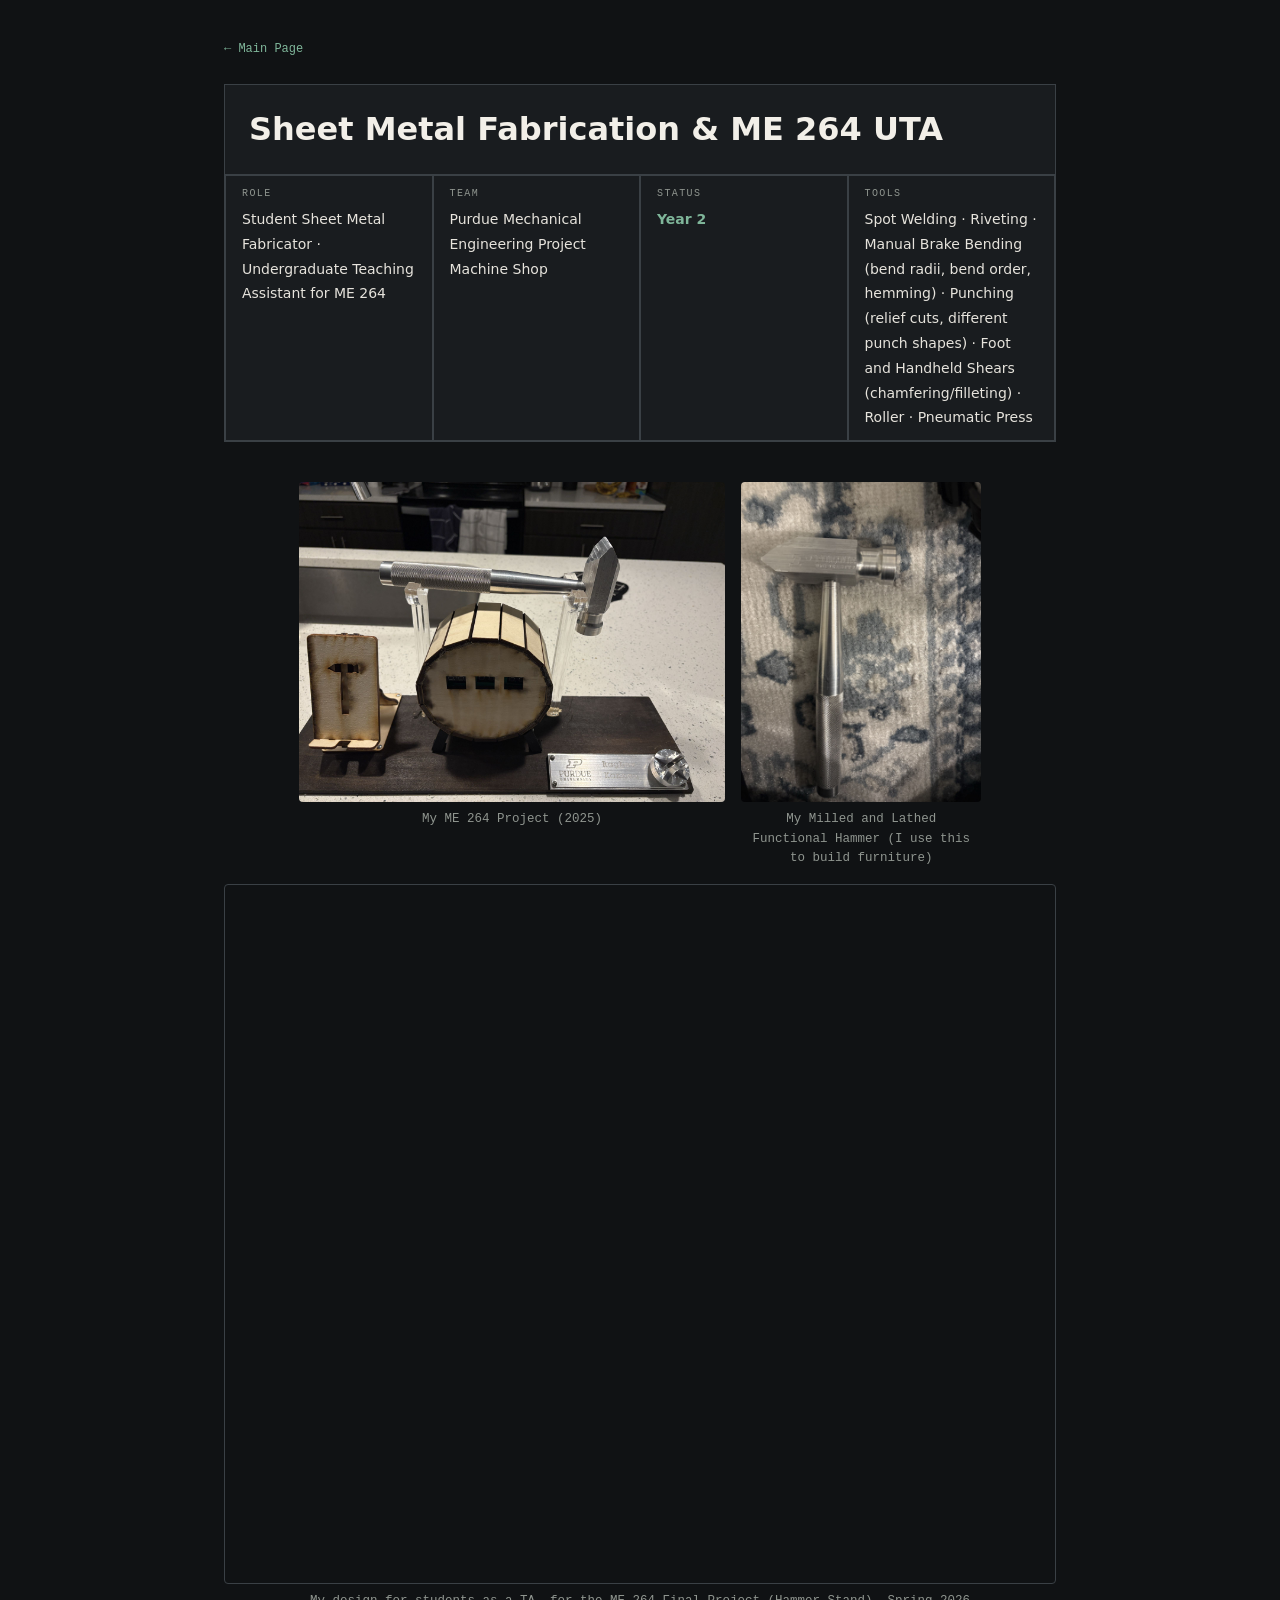
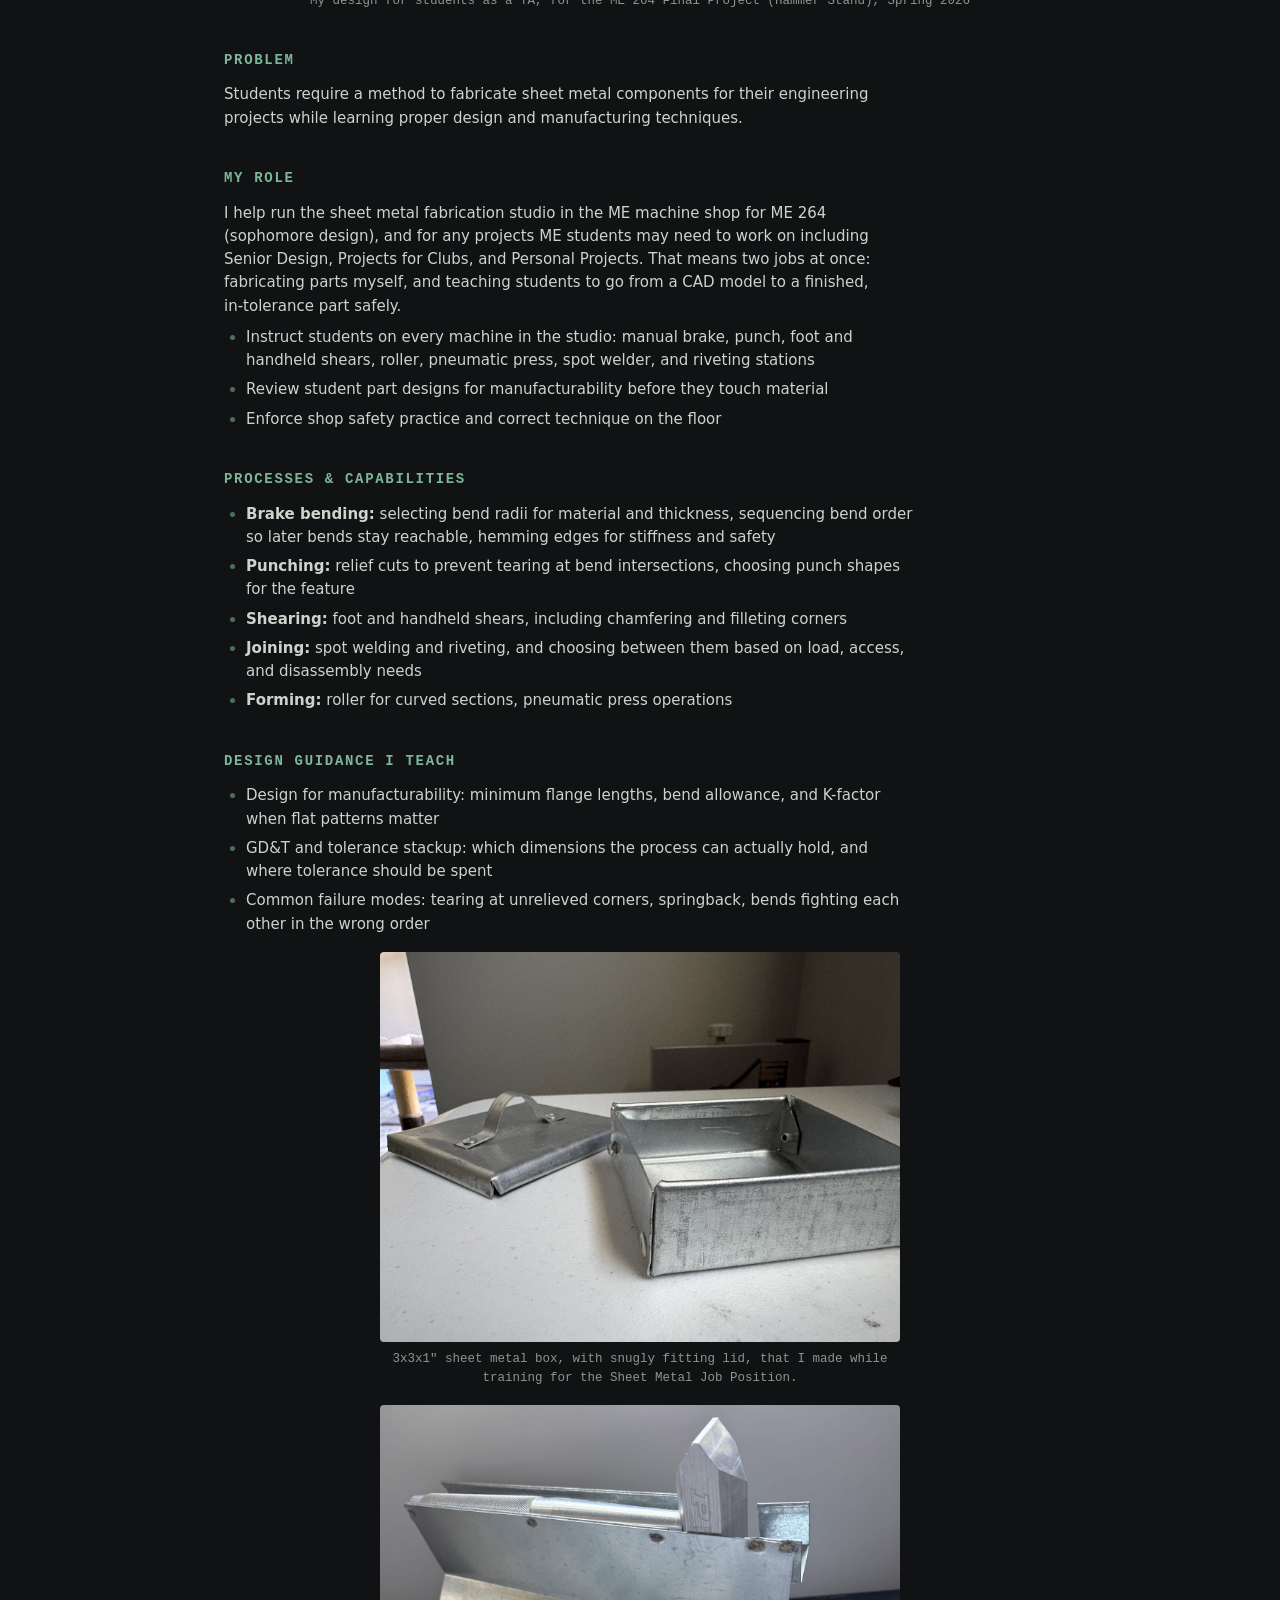
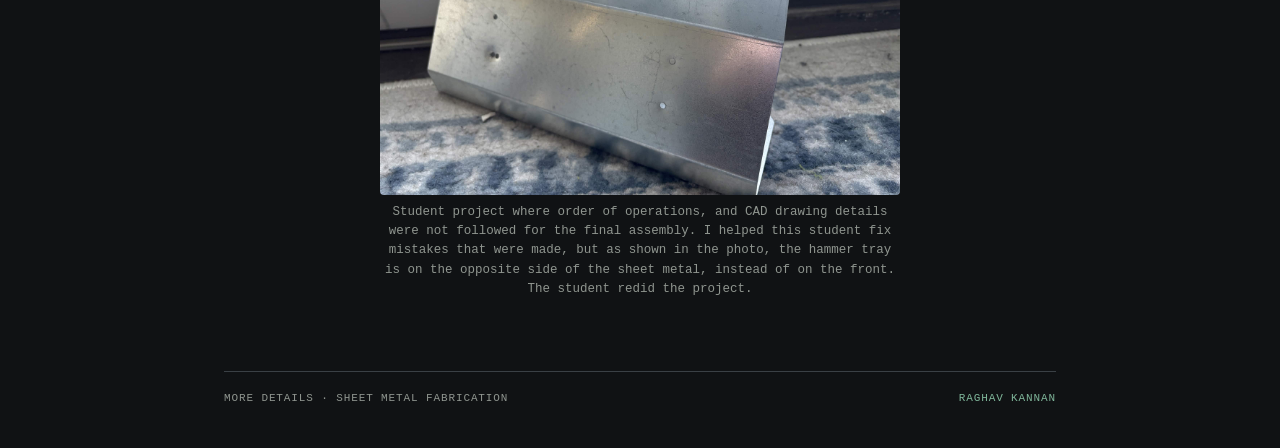
<file: projects/sheet-metal.html>
<!DOCTYPE html>
<html lang="en">
<head>
<meta charset="UTF-8">
<meta name="viewport" content="width=device-width, initial-scale=1.0">
<meta http-equiv="Content-Security-Policy" content="default-src 'none'; style-src 'self' https://fonts.googleapis.com; font-src https://fonts.gstatic.com; img-src 'self'; frame-src 'self'; base-uri 'none'; form-action 'none'">
<meta name="description" content="More details: sheet metal fabrication and ME 264 UTA work: design for manufacturability, GD&amp;T, and tolerance stackup.">
<meta name="color-scheme" content="dark">
<title>Sheet Metal Fabrication &amp; ME 264 UTA · Raghav Kannan</title>
<link rel="preconnect" href="https://fonts.googleapis.com">
<link rel="preconnect" href="https://fonts.gstatic.com" crossorigin>
<link href="https://fonts.googleapis.com/css2?family=Archivo:wght@400;600;700&family=IBM+Plex+Mono:wght@400;500;600&display=swap" rel="stylesheet">
<link rel="stylesheet" href="../assets/style.css">
</head>
<body>
<div class="wrap">
  <a class="backlink" href="../index.html">← Main Page</a>

  <header class="proj-head">
    <div class="proj-head-inner">
      <h1>Sheet Metal Fabrication &amp; ME 264 UTA</h1>
    </div>
    <div class="proj-meta">
      <div><span class="tb-label">Role</span><span class="tb-value">Student Sheet Metal Fabricator · Undergraduate Teaching Assistant for ME 264</span></div>
      <div><span class="tb-label">Team</span><span class="tb-value">Purdue Mechanical Engineering Project Machine Shop</span></div>
      <div><span class="tb-label">Status</span><span class="tb-value accent">Year 2</span></div>
      <div><span class="tb-label">Tools</span><span class="tb-value">Spot Welding · Riveting · Manual Brake Bending (bend radii, bend order, hemming) · Punching (relief cuts, different punch shapes) · Foot and Handheld Shears (chamfering/filleting) · Roller · Pneumatic Press</span></div>
    </div>
  </header>

  <article>
    <div class="figure-pair">
      <figure class="figure-pair-item">
        <img src="../photos_docs/264_Hammer_Drum.jpg" alt="Hammer drum project, ME 264">
        <figcaption>My ME 264 Project (2025)</figcaption>
      </figure>
      <figure class="figure-pair-item">
        <img src="../photos_docs/Hammer.jpg" alt="Finished hammer">
        <figcaption>My Milled and Lathed Functional Hammer (I use this to build furniture)</figcaption>
      </figure>
    </div>

    <figure class="pdf-embed">
      <div class="pdf-frame"><iframe src="../photos_docs/raghav_final_proj_nameplate_dwg.pdf" title="ME 264 final project nameplate drawing"></iframe></div>
      <figcaption>My design for students as a TA, for the ME 264 Final Project (Hammer Stand), Spring 2026</figcaption>
    </figure>

    <h2>Problem</h2>
    <p>Students require a method to fabricate sheet metal components for their engineering projects while learning proper design and manufacturing techniques.</p>

    <h2>My role</h2>
    <p>I help run the sheet metal fabrication studio in the ME machine shop for ME 264 (sophomore design), and for any projects ME students may need to work on including Senior Design, Projects for Clubs, and Personal Projects. That means two jobs at once: fabricating parts myself, and teaching students to go from a CAD model to a finished, in-tolerance part safely.</p>
    <ul>
      <li>Instruct students on every machine in the studio: manual brake, punch, foot and handheld shears, roller, pneumatic press, spot welder, and riveting stations</li>
      <li>Review student part designs for manufacturability before they touch material</li>
      <li>Enforce shop safety practice and correct technique on the floor</li>
    </ul>

    <h2>Processes &amp; capabilities</h2>
    <ul>
      <li><strong>Brake bending:</strong> selecting bend radii for material and thickness, sequencing bend order so later bends stay reachable, hemming edges for stiffness and safety</li>
      <li><strong>Punching:</strong> relief cuts to prevent tearing at bend intersections, choosing punch shapes for the feature</li>
      <li><strong>Shearing:</strong> foot and handheld shears, including chamfering and filleting corners</li>
      <li><strong>Joining:</strong> spot welding and riveting, and choosing between them based on load, access, and disassembly needs</li>
      <li><strong>Forming:</strong> roller for curved sections, pneumatic press operations</li>
    </ul>

    <h2>Design guidance I teach</h2>
    <ul>
      <li>Design for manufacturability: minimum flange lengths, bend allowance, and K-factor when flat patterns matter</li>
      <li>GD&amp;T and tolerance stackup: which dimensions the process can actually hold, and where tolerance should be spent</li>
      <li>Common failure modes: tearing at unrelieved corners, springback, bends fighting each other in the wrong order</li>
    </ul>
    <figure class="figure-slot figure-photo figure-photo-sm">
      <img src="../photos_docs/sheet_metal_box.jpg" alt="Sheet metal box with fitted lid">
      <figcaption>3x3x1" sheet metal box, with snugly fitting lid, that I made while training for the Sheet Metal Job Position.</figcaption>
    </figure>
    <figure class="figure-slot figure-photo figure-photo-sm">
      <img src="../photos_docs/sheet_metal_mistake.jpg" alt="Student sheet metal project with an assembly order mistake">
      <figcaption>Student project where order of operations, and CAD drawing details were not followed for the final assembly. I helped this student fix mistakes that were made, but as shown in the photo, the hammer tray is on the opposite side of the sheet metal, instead of on the front. The student redid the project.</figcaption>
    </figure>
  </article>

  <footer>
    <span>MORE DETAILS · SHEET METAL FABRICATION</span>
    <span><a href="../index.html">RAGHAV KANNAN</a></span>
  </footer>
</div>
</body>
</html>
</file>
<file: assets/style.css>
/* Raghav Kannan engineering portfolio
   Dark theme derived from approved wireframe palette.
   Signature: engineering-drawing title block + part-number labels. */

:root{
  --bg:#101214;
  --surface:#191c1f;
  --card:#1f2326;
  --ink:#e6e3dc;
  --bright:#f2efe8;
  --dim:#8f958f;
  --line:#2e3336;
  --hairline:#3a4045;
  --tag:#262b2e;
  --accent:#7fb69a;
  --accent-dim:#4e6f5f;
}

*{box-sizing:border-box; margin:0;}

html{scroll-behavior:smooth;}
@media (prefers-reduced-motion: reduce){
  html{scroll-behavior:auto;}
  *{transition:none !important;}
}

body{
  font-family:"Archivo", system-ui, sans-serif;
  background:var(--bg);
  color:var(--ink);
  line-height:1.55;
  font-size:16px;
}

.mono{font-family:"IBM Plex Mono", ui-monospace, monospace;}

.wrap{max-width:880px; margin:0 auto; padding:0 24px;}

a{color:var(--accent); text-decoration:none;}
a:hover{text-decoration:underline;}
a:focus-visible, button:focus-visible{
  outline:2px solid var(--accent); outline-offset:3px; border-radius:2px;
}

/* ---------- title block hero ---------- */
.titleblock{
  margin:56px 0 48px;
  border:1px solid var(--hairline);
  background:var(--surface);
}
.tb-grid{
  display:grid;
  grid-template-columns: 1fr 150px 110px;
  grid-template-rows:auto auto;
}
.tb-cell{
  border:0.5px solid var(--hairline);
  padding:12px 16px;
  min-height:58px;
}
.tb-name{
  grid-column:1; grid-row:1 / span 2;
  display:flex; flex-direction:column; justify-content:center;
  padding:28px 24px;
}
.tb-name h1{
  font-size:clamp(28px, 5vw, 40px);
  font-weight:700;
  letter-spacing:-0.01em;
  color:var(--bright);
  line-height:1.1;
}
.tb-name .role{color:var(--dim); margin-top:10px; font-size:15px; max-width:46ch;}
.tb-name .role.role-gap{margin-top:1.55em;}
.tb-label{
  display:block;
  font-family:"IBM Plex Mono", ui-monospace, monospace;
  font-size:10px; letter-spacing:.14em; text-transform:uppercase;
  color:var(--dim); margin-bottom:6px;
}
.tb-value{font-size:14px; color:var(--ink);}
.tb-value.accent{color:var(--accent); font-weight:600;}
@media (max-width:640px){
  .tb-grid{grid-template-columns:1fr 1fr;}
  .tb-name{grid-column:1 / span 2; grid-row:1;}
}

/* ---------- section scaffolding ---------- */
section{margin:56px 0;}
.eyebrow{
  font-family:"IBM Plex Mono", ui-monospace, monospace;
  font-size:11px; letter-spacing:.16em; text-transform:uppercase;
  color:var(--dim);
  display:flex; align-items:center; gap:12px;
  margin-bottom:22px;
}
.eyebrow::after{content:""; flex:1; height:1px; background:var(--line);}

/* ---------- tags ---------- */
.tags{display:flex; flex-wrap:wrap; gap:6px; margin-top:14px;}
.tag{
  background:var(--tag); border:1px solid var(--line); border-radius:3px;
  padding:3px 10px; font-size:12.5px; color:#b8bdb6;
  font-family:"IBM Plex Mono", ui-monospace, monospace;
}

/* ---------- project cards ---------- */
.cards{display:grid; grid-template-columns:repeat(2, 1fr); gap:14px;}
@media (max-width:700px){.cards{grid-template-columns:1fr;}}
.card{
  display:block;
  background:var(--card);
  border:1px solid var(--line);
  border-radius:6px;
  padding:18px;
  color:#cfd3cc;
  font-size:14px;
  transition:border-color .15s ease, transform .15s ease;
}
.card:hover{border-color:var(--accent-dim); text-decoration:none; transform:translateY(-2px);}
.card h3{color:var(--bright); font-size:16px; margin-bottom:8px; line-height:1.3;}
.card p{color:#aeb3ac; font-size:13.5px;}
.card .metric{
  margin-top:12px; color:var(--accent); font-size:12.5px; font-weight:600;
}

/* ---------- experience rows ---------- */
.xp{border-top:1px solid var(--line);}
.xp-row{
  display:flex; justify-content:space-between; gap:20px;
  padding:14px 2px; border-bottom:1px solid var(--line);
  font-size:14.5px;
}
.xp-row .when{
  color:var(--dim); font-size:12.5px; white-space:nowrap; padding-top:2px;
  font-family:"IBM Plex Mono", ui-monospace, monospace;
}
.xp-row b{color:var(--bright); font-weight:600;}
.xp-row .desc{color:#aeb3ac; font-size:13.5px; margin-top:3px;}
.xp-row .xp-more{display:inline-block; margin-top:6px; color:var(--accent); font-size:12.5px; font-weight:600;}
@media (max-width:560px){.xp-row{flex-direction:column; gap:4px;}}

/* ---------- skills ---------- */
.skills{display:grid; grid-template-columns:repeat(3,1fr); gap:20px; font-size:13.5px; color:#cfd3cc;}
@media (max-width:700px){.skills{grid-template-columns:1fr;}}
.skills h4{
  font-family:"IBM Plex Mono", ui-monospace, monospace;
  font-size:11px; letter-spacing:.12em; text-transform:uppercase;
  color:var(--dim); margin-bottom:8px; font-weight:500;
}

/* ---------- contact ---------- */
.contact-list{list-style:none; padding:0;}
.contact-list li{
  display:flex; justify-content:space-between; gap:16px;
  padding:11px 2px; border-bottom:1px solid var(--line); font-size:14.5px;
}
.contact-list .note{color:var(--dim); font-size:12.5px;}
.placeholder{color:var(--dim); font-style:italic;}

/* ---------- footer ---------- */
footer{
  margin:72px 0 40px;
  border-top:1px solid var(--hairline);
  padding-top:18px;
  display:flex; justify-content:space-between; gap:12px;
  font-family:"IBM Plex Mono", ui-monospace, monospace;
  font-size:11px; color:var(--dim); letter-spacing:.08em;
}

/* ---------- project pages ---------- */
.backlink{
  display:inline-block; margin:40px 0 0;
  font-family:"IBM Plex Mono", ui-monospace, monospace; font-size:12px;
}
.proj-head{margin:24px 0 40px; border:1px solid var(--hairline); background:var(--surface);}
.proj-head-inner{padding:26px 24px;}
.proj-head h1{font-size:clamp(24px,4vw,32px); color:var(--bright); line-height:1.15;}
.proj-meta{
  display:grid; grid-template-columns:repeat(auto-fit,minmax(150px,1fr));
  border-top:0.5px solid var(--hairline);
}
.proj-meta div{border:0.5px solid var(--hairline); padding:10px 16px;}

article h2{
  font-size:14px; letter-spacing:.12em; text-transform:uppercase;
  color:var(--accent); margin:38px 0 12px;
  font-family:"IBM Plex Mono", ui-monospace, monospace; font-weight:600;
}
article p, article li{color:#cfd3cc; font-size:15px; max-width:70ch;}
article ul, article ol{padding-left:22px; margin:8px 0;}
article li{margin:6px 0;}
article li::marker{color:var(--accent-dim);}

.fill{
  display:block; border:1.5px dashed var(--hairline); border-radius:4px;
  padding:10px 14px; color:var(--dim); font-size:13.5px; margin:10px 0;
  font-family:"IBM Plex Mono", ui-monospace, monospace;
}

.figure-slot{
  border:1.5px dashed var(--hairline); border-radius:4px;
  min-height:120px; display:flex; align-items:center; justify-content:center;
  color:var(--dim); font-size:12.5px; margin:16px 0;
  font-family:"IBM Plex Mono", ui-monospace, monospace;
  background:repeating-linear-gradient(45deg,#1c2023,#1c2023 10px,#191d20 10px,#191d20 20px);
}

.figure-slot.figure-photo{
  min-height:0; width:1128px; max-width:100%; margin:16px auto; background:none; border:none; padding:0;
  flex-direction:column;
}
.figure-photo img{
  display:block; width:1128px; max-width:100%; height:auto; object-fit:cover; border-radius:4px;
}
.figure-photo figcaption, .figure-pair-item figcaption{
  margin-top:8px; font-size:12.5px; color:var(--dim); font-family:"IBM Plex Mono", ui-monospace, monospace; text-align:center;
}
.figure-link{
  display:block; margin-top:6px; font-size:12px; color:var(--accent); font-family:"IBM Plex Mono", ui-monospace, monospace; text-align:center;
}

.figure-photo.figure-photo-sm{
  width:520px;
}
.figure-photo-sm img{
  width:520px;
}

.figure-photo.figure-photo-lg{
  width:1248px;
  max-width:calc(100vw - 48px);
  position:relative;
  left:50%;
  transform:translateX(-50%);
}
.figure-photo-lg img{
  width:100%;
}

.pdf-embed{
  margin:16px 0; width:100%;
}
.pdf-frame{
  width:100%; height:700px; border:1.5px solid var(--hairline); border-radius:4px; overflow:auto;
}
.pdf-frame iframe{
  display:block; width:100%; height:100%; border:none;
}
.pdf-embed figcaption{
  margin-top:8px; font-size:12.5px; color:var(--dim); font-family:"IBM Plex Mono", ui-monospace, monospace; text-align:center;
}

.figure-pair{
  display:flex; gap:16px; margin:16px 0; justify-content:center; align-items:flex-start; flex-wrap:wrap;
}
.figure-pair-item{
  display:flex; flex-direction:column; align-items:center;
}
.figure-pair-item figcaption{
  max-width:220px;
}
.figure-pair-item img{
  display:block; height:320px; width:auto; max-width:100%; object-fit:contain; border-radius:4px;
}
@media (max-width:600px){.figure-pair{flex-direction:column; align-items:center;}}

/* larger, expanded skills grid */
.skills-lg{grid-template-columns:repeat(2,1fr); gap:24px 28px; font-size:15px; line-height:1.7;}
@media (max-width:700px){.skills-lg{grid-template-columns:1fr;}}
.skills-lg h4{font-size:12.5px; margin-bottom:10px;}
</file>
